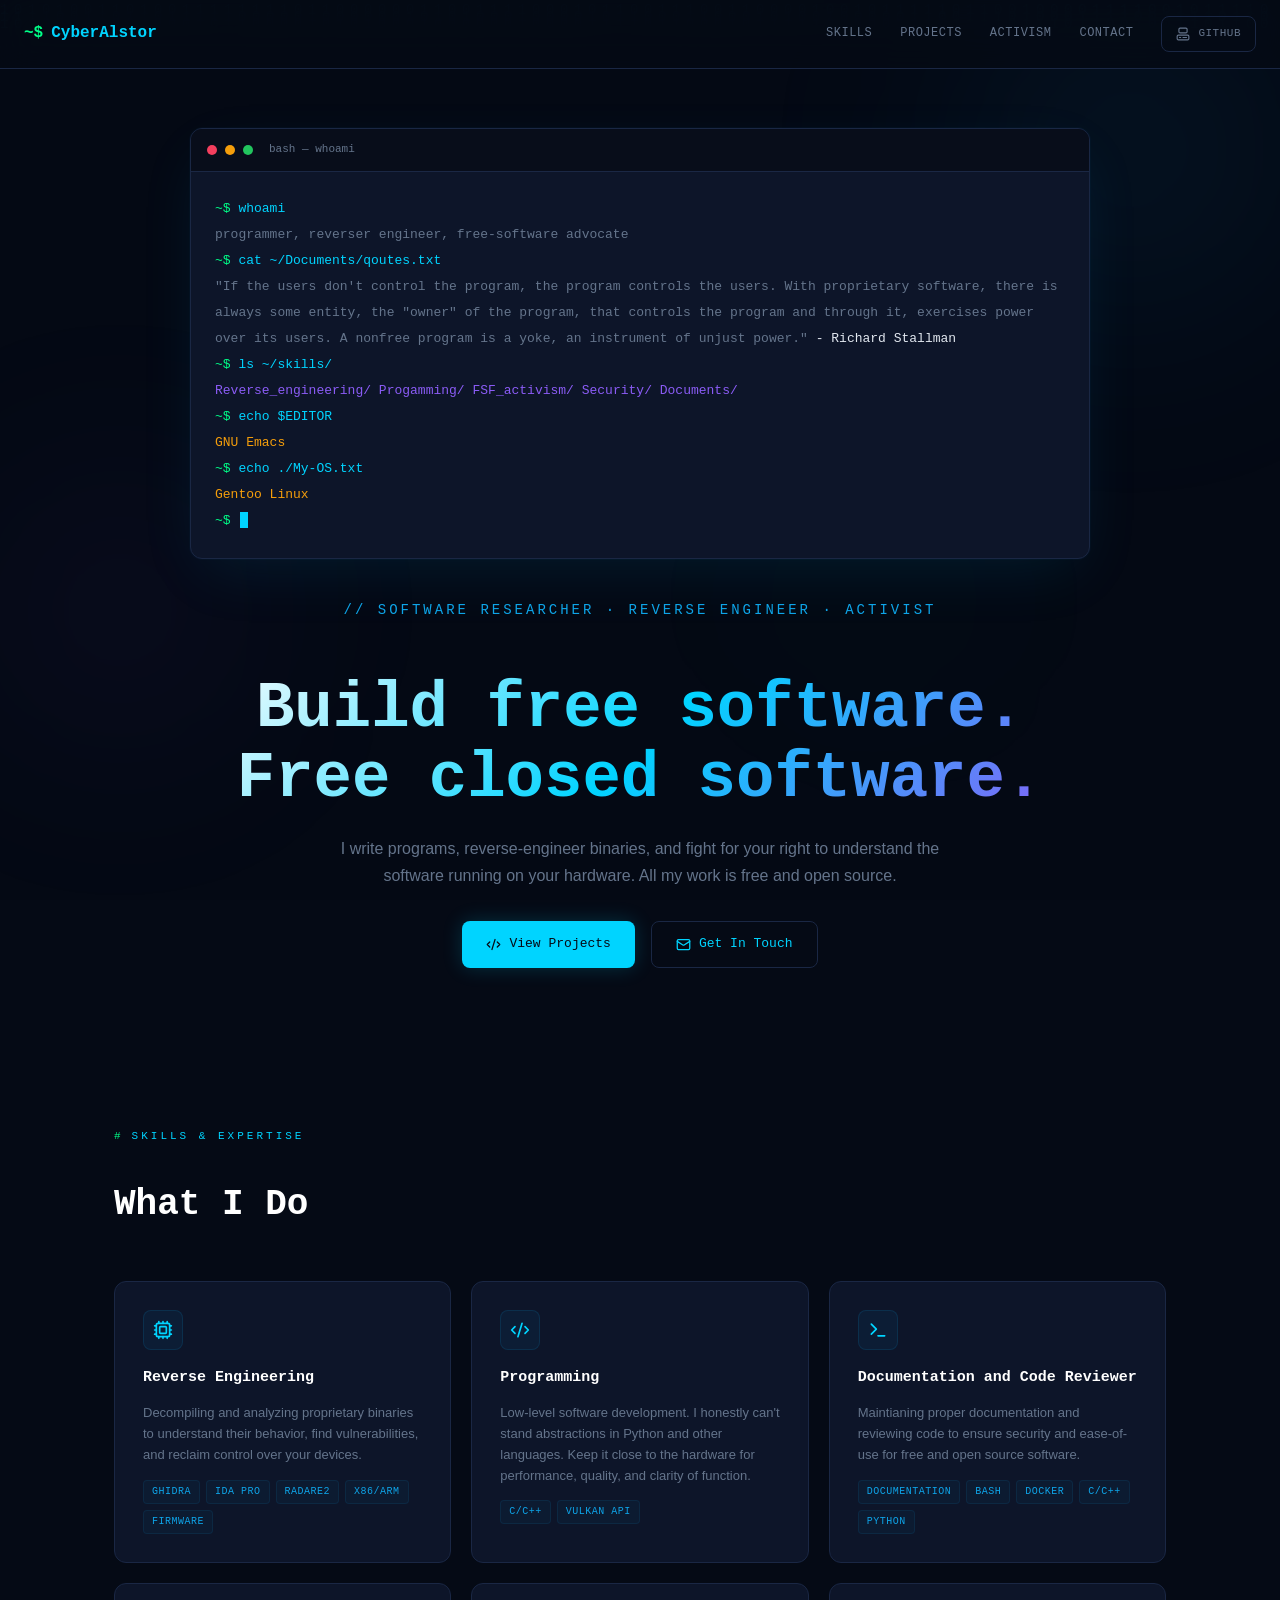
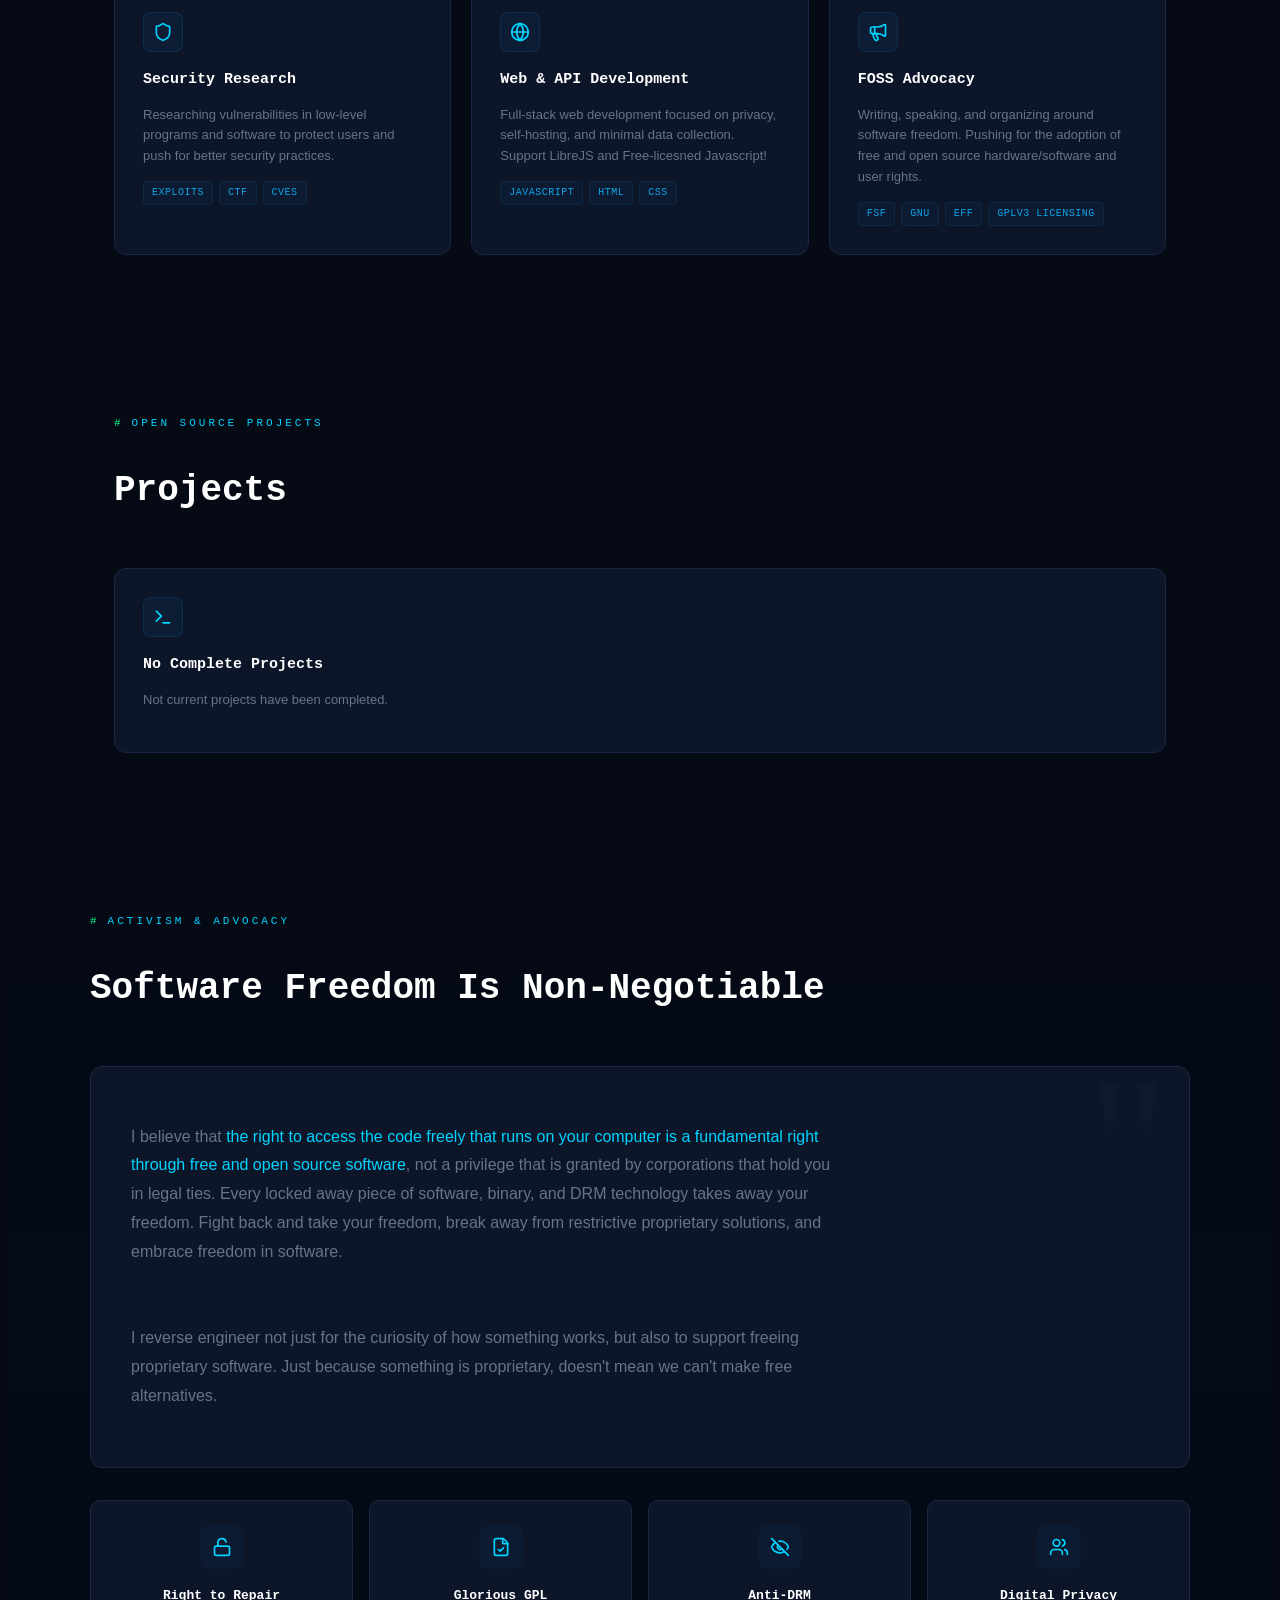
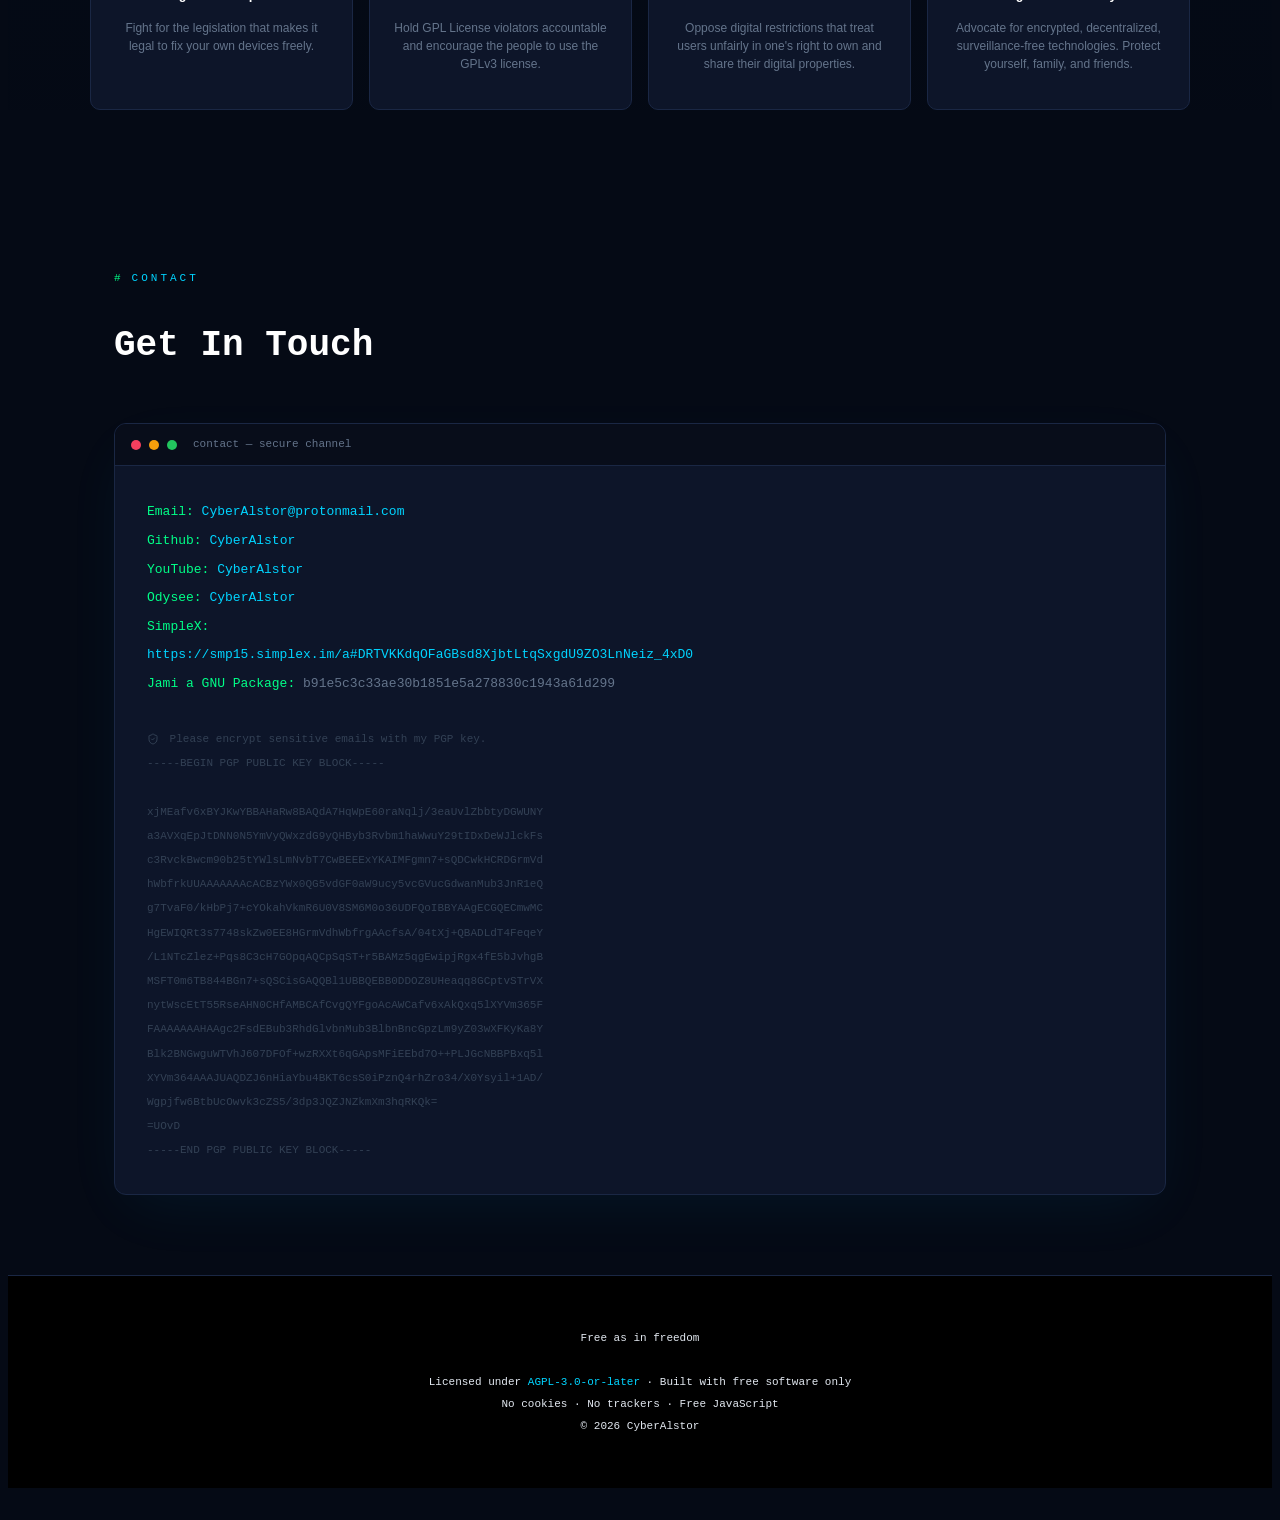
<file: index.html>
<!DOCTYPE html>
<html lang="en">
<head>
	<meta charset="UTF-8">
	<meta name="viewport" content="width=device-width, initial-scale=1.0">
	<title>CyberAlstor | hacker & free software advocate</title>

	
	<!--
	The lucide.min.js script was downloaded externally from https://lucide.dev/guide/lucide/

	It is licensed under the ISC and MIT licenses, as investigated form their official Github repo.
	These licenses are GPL-compatible. There was some manual changes made to the file for proper LibreJS detection.
	-->
	<script src="./lucide.min.js"></script>

	<link rel="icon" type="image/svg+xml" href="./favicon.svg">
	<link rel="stylesheet" href="main.css">

</head>

<body>
	<!-- Binary Rain Canvas -->
	<canvas id="binary-rain"></canvas>

	<!-- Glow Orbs -->
	<div class="glow-orb glow-orb-1"></div>
	<div class="glow-orb glow-orb-2"></div>
	<div class="glow-orb glow-orb-3"></div>

	<!-- Floating Code Snippets -->
	<div class="floating-snippet" style="top:12%;left:5%;--dur:22s;--delay:0s;--dx:30px;--dy:-40px;--rot:2deg;--max-op:0.35;">
	<span class="kw">func</span> <span class="fn">decompile</span>(bin []<span class="type">byte</span>) {
	  <span class="kw">for</span> i := <span class="num">0</span>; i &lt; <span class="fn">len</span>(bin); i++ {
	    <span class="fn">disasm</span>(bin[i:])
	  }
	}</div>

	<div class="floating-snippet" style="top:30%;right:4%;--dur:26s;--delay:3s;--dx:-25px;--dy:35px;--rot:-1.5deg;--max-op:0.3;">
	<span class="cmt"># GPG key verification</span>
	gpg --verify <span class="str">release.tar.gz.sig</span>
	<span class="cmt"># fingerprint: 4A3B 2C1D ...</span></div>

	<div class="floating-snippet" style="top:55%;left:3%;--dur:24s;--delay:6s;--dx:20px;--dy:-25px;--rot:1deg;--max-op:0.25;">
	<span class="kw">import</span> ghidra
	<span class="kw">from</span> ghidra <span class="kw">import</span> <span class="fn">decompile_function</span>

	prog = ghidra.<span class="fn">open_program</span>(<span class="str">"firmware.bin"</span>)</div>

	<div class="floating-snippet" style="top:75%;right:6%;--dur:20s;--delay:9s;--dx:-35px;--dy:20px;--rot:-2deg;--max-op:0.28;">
	<span class="cmt">/* kernel module hook */</span>
	<span class="kw">static</span> <span class="type">int</span> <span class="fn">hook_syscall</span>(
	  <span class="kw">const</span> <span class="type">struct</span> pt_regs *regs
	) { <span class="kw">return</span> <span class="num">0</span>; }</div>

	<div class="floating-snippet" style="top:88%;left:8%;--dur:28s;--delay:2s;--dx:15px;--dy:-30px;--rot:0.5deg;--max-op:0.22;">
	<span class="kw">license</span>: <span class="str">AGPL-3.0-or-later</span>
	<span class="kw">repo</span>:    git.foxisms.dev
	<span class="kw">status</span>:  <span class="num">active</span> ✓</div>

	<div class="floating-snippet" style="top:18%;right:12%;--dur:30s;--delay:5s;--dx:-20px;--dy:25px;--rot:1.5deg;--max-op:0.2;">
	<span class="cmt">;; x86-64 shellcode</span>
	<span class="kw">xor</span>    rsi, rsi
	<span class="kw">mov</span>    al, <span class="num">0x3b</span>
	<span class="kw">syscall</span></div>

	<!-- Mobile Menu -->
	<div class="mobile-menu" id="mobileMenu">
	  <a href="#skills" onclick="closeMobile()">Skills</a>
	  <a href="#projects" onclick="closeMobile()">Projects</a>
	  <a href="#activism" onclick="closeMobile()">Activism</a>
	  <a href="#contact" onclick="closeMobile()">Contact</a>
	</div>

	<!-- Content -->
	<div class="content-wrap">

	  <!-- Nav -->
	  <nav id="mainNav">
	    <a href="#" class="nav-logo"><span class="prompt">~$</span> CyberAlstor</a>
	    <div class="nav-links">
	      <a href="#skills">Skills</a>
	      <a href="#projects">Projects</a>
	      <a href="#activism">Activism</a>
	      <a href="#contact">Contact</a>
	      <a href="https://github.com/CyberAlstor" class="btn btn-outline" style="padding:8px 14px;font-size:11px;" target="_blank">
		<i data-lucide="computer" style="width:14px;height:14px;"></i> GitHub
	      </a>
	    </div>
	    <button class="mobile-toggle" onclick="toggleMobile()" aria-label="Toggle menu">
	      <i data-lucide="menu" style="width:22px;height:22px;"></i>
	    </button>
	  </nav>

	  <!-- Hero -->
	  <section class="hero">
	    <div class="hero-inner">
	      <div class="hero-terminal reveal">
		<div class="terminal-bar">
		  <div class="terminal-dot r"></div>
		  <div class="terminal-dot y"></div>
		  <div class="terminal-dot g"></div>
		  <span class="terminal-title">bash — whoami</span>
		</div>
		<div class="terminal-body">
		  <div><span class="prompt-line">~$ </span><span class="cmd">whoami</span></div>
		  <div><span class="output">programmer, reverser engineer, free-software advocate</span></div>
		  <div><span class="prompt-line">~$ </span><span class="cmd">cat ~/Documents/qoutes.txt</span></div>
		  <div><span class="output">"If the users don't control the program, the program controls the users. With proprietary software, there is always some entity, the "owner" of the program, that controls the program and through it, exercises power over its users. A nonfree program is a yoke, an instrument of unjust power."</span> - Richard Stallman</div>
		  <div><span class="prompt-line">~$ </span><span class="cmd">ls ~/skills/</span></div>
		  <div><span class="highlight">Reverse_engineering/</span>  <span class="highlight">Progamming/</span>  <span class="highlight">FSF_activism/</span>  <span class="highlight">Security/</span> <span class="highlight">Documents/</span></div>
		  <div><span class="prompt-line">~$ </span><span class="cmd">echo $EDITOR</span></div>
		  <div><span class="val">GNU Emacs</span></div>
		  <div><span class="prompt-line">~$ </span><span class="cmd">echo ./My-OS.txt</span></div>
		  <div><span class="val">Gentoo Linux</span></div>
		  <div><span class="prompt-line">~$ </span><span class="cursor-blink"></span></div>
		</div>
	      </div>

	      <div class="hero-tagline reveal" style="transition-delay:0.1s;">// software researcher &middot; reverse engineer &middot; activist</div>
	      <h1 class="hero-name reveal" style="transition-delay:0.2s;">Build free software.<br>Free closed software.</h1>
	      <p class="hero-desc reveal" style="transition-delay:0.3s;">
		I write programs, reverse-engineer binaries, and fight for your right to
		understand the software running on your hardware. All my work is free and open source.
	      </p>
	      <div class="hero-actions reveal" style="transition-delay:0.4s;">
		<a href="#projects" class="btn btn-primary">
		  <i data-lucide="code-2" style="width:15px;height:15px;"></i> View Projects
		</a>
		<a href="#contact" class="btn btn-outline">
		  <i data-lucide="mail" style="width:15px;height:15px;"></i> Get In Touch
		</a>
	      </div>
	    </div>
	  </section>

	  <!-- Skills -->
	  <section id="skills">
	    <div class="section-header reveal">
	      <div class="section-label">Skills & Expertise</div>
	      <h2 class="section-title">What I Do</h2>
	    </div>
	    <div class="skills-grid">
	      <div class="skill-card reveal" style="transition-delay:0.05s;">
		<div class="skill-icon"><i data-lucide="cpu" style="width:20px;height:20px;"></i></div>
		<h3>Reverse Engineering</h3>
		<p>Decompiling and analyzing proprietary binaries to understand their behavior, find vulnerabilities, and reclaim control over your devices.</p>
		<div class="skill-tags">
		  <span class="skill-tag">Ghidra</span>
		  <span class="skill-tag">IDA Pro</span>
		  <span class="skill-tag">radare2</span>
		  <span class="skill-tag">x86/ARM</span>
		  <span class="skill-tag">Firmware</span>
		</div>
	      </div>
	      <div class="skill-card reveal" style="transition-delay:0.1s;">
		<div class="skill-icon"><i data-lucide="code-2" style="width:20px;height:20px;"></i></div>
		<h3>Programming</h3>
		<p>Low-level software development. I honestly can't stand abstractions in Python and other languages. Keep it close to the hardware for performance, quality, and clarity of function.</p>
		<div class="skill-tags">
		  <span class="skill-tag">C/C++</span>
		  <span class="skill-tag">Vulkan API</span>
		</div>
	      </div>
	      <div class="skill-card reveal" style="transition-delay:0.15s;">
		<div class="skill-icon"><i data-lucide="terminal" style="width:20px;height:20px;"></i></div>
		<h3>Documentation and Code Reviewer</h3>
		<p>Maintianing proper documentation and reviewing code to ensure security and ease-of-use for free and open source software.</p>
		<div class="skill-tags">
		  <span class="skill-tag">Documentation</span>
		  <span class="skill-tag">Bash</span>
		  <span class="skill-tag">Docker</span>
		  <span class="skill-tag">C/C++</span>
		  <span class="skill-tag">Python</span>
		</div>
	      </div>
	      <div class="skill-card reveal" style="transition-delay:0.2s;">
		<div class="skill-icon"><i data-lucide="shield" style="width:20px;height:20px;"></i></div>
		<h3>Security Research</h3>
		<p>Researching vulnerabilities in low-level programs and software to protect users and push for better security practices.</p>
		<div class="skill-tags">
		  <span class="skill-tag">Exploits</span>
		  <span class="skill-tag">CTF</span>
		  <span class="skill-tag">CVEs</span>
		</div>
	      </div>
	      <div class="skill-card reveal" style="transition-delay:0.25s;">
		<div class="skill-icon"><i data-lucide="globe" style="width:20px;height:20px;"></i></div>
		<h3>Web & API Development</h3>
		<p>Full-stack web development focused on privacy, self-hosting, and minimal data collection. Support LibreJS and Free-licesned Javascript!</p>
		<div class="skill-tags">
		  <span class="skill-tag">Javascript</span>
		  <span class="skill-tag">HTML</span>
		  <span class="skill-tag">CSS</span>
		</div>
	      </div>
	      <div class="skill-card reveal" style="transition-delay:0.3s;">
		<div class="skill-icon"><i data-lucide="megaphone" style="width:20px;height:20px;"></i></div>
		<h3>FOSS Advocacy</h3>
		<p>Writing, speaking, and organizing around software freedom. Pushing for the adoption of free and open source hardware/software and user rights.</p>
		<div class="skill-tags">
		  <span class="skill-tag">FSF</span>
		  <span class="skill-tag">GNU</span>
		  <span class="skill-tag">EFF</span>
		  <span class="skill-tag">GPLv3 Licensing</span>
		</div>
	      </div>
	    </div>
	  </section>

	  <!-- Projects -->
	  <section id="projects">
	    <div class="section-header reveal">
	      <div class="section-label">Open Source Projects</div>
	      <h2 class="section-title">Projects</h2>
	    </div>
	       <div class="skill-card reveal" style="transition-delay:0.3s;">
		<div class="skill-icon"><i data-lucide="terminal" style="width:20px;height:20px;"></i></div>
		<h3>No Complete Projects</h3>
		<p>Not current projects have been completed.</p>
	      </div>
	  </section>

	  <!-- Activism -->
	  <section class="activism-section" id="activism" style="padding-top:80px;padding-bottom:80px;">
	    <div class="activism-inner">
	      <div class="section-header reveal">
		<div class="section-label">Activism & Advocacy</div>
		<h2 class="section-title">Software Freedom Is Non-Negotiable</h2>
	      </div>
	      <div class="manifesto reveal" style="transition-delay:0.1s;">
		<p>
		  I believe that <strong>the right to access the code freely that runs on your computer is a fundamental right through free and open source software</strong>,
		  not a privilege that is granted by corporations that hold you in legal ties. Every locked away piece of software, binary, and DRM technology takes away your freedom.
		  Fight back and take your freedom, break away from restrictive proprietary solutions, and embrace freedom in software.
		</p>
		<br>
		<p>
		  I reverse engineer not just for the curiosity of how something works, but also to support freeing proprietary software. Just because something is proprietary,
		  doesn't mean we can't make free alternatives.
		</p>
	      </div>
	      <div class="causes-grid">
		<div class="cause-card reveal" style="transition-delay:0.05s;">
		  <div class="icon"><i data-lucide="unlock" style="width:20px;height:20px;"></i></div>
		  <h4>Right to Repair</h4>
		  <p>Fight for the legislation that makes it legal to fix your own devices freely.</p>
		</div>
		<div class="cause-card reveal" style="transition-delay:0.1s;">
		  <div class="icon"><i data-lucide="file-check" style="width:20px;height:20px;"></i></div>
		  <h4>Glorious GPL</h4>
		  <p>Hold GPL License violators accountable and encourage the people to use the GPLv3 license.</p>
		</div>
		<div class="cause-card reveal" style="transition-delay:0.15s;">
		  <div class="icon"><i data-lucide="eye-off" style="width:20px;height:20px;"></i></div>
		  <h4>Anti-DRM</h4>
		  <p>Oppose digital restrictions that treat users unfairly in one's right to own and share their digital properties.</p>
		</div>
		<div class="cause-card reveal" style="transition-delay:0.2s;">
		  <div class="icon"><i data-lucide="users" style="width:20px;height:20px;"></i></div>
		  <h4>Digital Privacy</h4>
		  <p>Advocate for encrypted, decentralized, surveillance-free technologies. Protect yourself, family, and friends.</p>
		</div>
	      </div>
	    </div>
	  </section>

	  <!-- Contact -->
	  <section id="contact">
	    <div class="section-header reveal">
	      <div class="section-label">Contact</div>
	      <h2 class="section-title">Get In Touch</h2>
	    </div>
	    <div class="contact-terminal reveal" style="transition-delay:0.1s;">
	      <div class="terminal-bar">
		<div class="terminal-dot r"></div>
		<div class="terminal-dot y"></div>
		<div class="terminal-dot g"></div>
		<span class="terminal-title">contact — secure channel</span>
	      </div>
	      <div class="contact-body">
		<div class="contact-info">
		  <div><span class="label">Email:  </span><span class="value"><a href="mailto:CyberAlstor@protonmail.com" target="_blank">CyberAlstor@protonmail.com</a></span></div>
		  <div><span class="label">Github: </span><span class="value"><a href="https://github.com/CyberAlstor" target="_blank">CyberAlstor</a></span></div>
		  <div><span class="label">YouTube: </span><span class="value"><a href="https://www.youtube.com/@CyberAlstor-q2q" target="_blank">CyberAlstor</a></span></div>
		  <div><span class="label">Odysee: </span><span class="value"><a href="https://odysee.com/@CyberAlstor:c" target="_blank">CyberAlstor</a></span></div>
		  <div><span class="label">SimpleX: </span><span class="value"><a href="https://smp15.simplex.im/a#DRTVKKdqOFaGBsd8XjbtLtqSxgdU9ZO3LnNeiz_4xD0" target="_blank">https://smp15.simplex.im/a#DRTVKKdqOFaGBsd8XjbtLtqSxgdU9ZO3LnNeiz_4xD0</a></span></div>
		  <div><span class="label">Jami a GNU Package: </span><span class="value">b91e5c3c33ae30b1851e5a278830c1943a61d299</span></div>
		  <br>
		  <div style="color:var(--text-muted);font-size:11px;">
		    <i data-lucide="shield-check" style="width:12px;height:12px;vertical-align:middle;margin-right:4px;"></i>
		    Please encrypt sensitive emails with my PGP key.
		    <br>
		    -----BEGIN PGP PUBLIC KEY BLOCK-----<br>
		    <br>
		    xjMEafv6xBYJKwYBBAHaRw8BAQdA7HqWpE60raNqlj/3eaUvlZbbtyDGWUNY<br>
		    a3AVXqEpJtDNN0N5YmVyQWxzdG9yQHByb3Rvbm1haWwuY29tIDxDeWJlckFs<br>
		    c3RvckBwcm90b25tYWlsLmNvbT7CwBEEExYKAIMFgmn7+sQDCwkHCRDGrmVd<br>
		    hWbfrkUUAAAAAAAcACBzYWx0QG5vdGF0aW9ucy5vcGVucGdwanMub3JnR1eQ<br>
		    g7TvaF0/kHbPj7+cYOkahVkmR6U0V8SM6M0o36UDFQoIBBYAAgECGQECmwMC<br>
		    HgEWIQRt3s7748skZw0EE8HGrmVdhWbfrgAAcfsA/04tXj+QBADLdT4FeqeY<br>
		    /L1NTcZlez+Pqs8C3cH7GOpqAQCpSqST+r5BAMz5qgEwipjRgx4fE5bJvhgB<br>
		    MSFT0m6TB844BGn7+sQSCisGAQQBl1UBBQEBB0DDOZ8UHeaqq8GCptvSTrVX<br>
		    nytWscEtT55RseAHN0CHfAMBCAfCvgQYFgoAcAWCafv6xAkQxq5lXYVm365F<br>
		    FAAAAAAAHAAgc2FsdEBub3RhdGlvbnMub3BlbnBncGpzLm9yZ03wXFKyKa8Y<br>
		    Blk2BNGwguWTVhJ607DFOf+wzRXXt6qGApsMFiEEbd7O++PLJGcNBBPBxq5l<br>
		    XYVm364AAAJUAQDZJ6nHiaYbu4BKT6csS0iPznQ4rhZro34/X0Ysyil+1AD/<br>
		    Wgpjfw6BtbUcOwvk3cZS5/3dp3JQZJNZkmXm3hqRKQk=<br>
		    =UOvD<br>
		    -----END PGP PUBLIC KEY BLOCK-----
		  </div>
		</div>
	      </div>
	    </div>
	  </section>

	  <!-- Footer -->
	  <footer>
	    <p>
	      Free as in freedom<br><br>
	      Licensed under <a href="./LICENSE">AGPL-3.0-or-later</a> · Built with free software only<br>
	      No cookies · No trackers · Free JavaScript<br>
	      © 2026 CyberAlstor
	    </p>
	  </footer>

	</div>

	<!-- Toast notification -->
	<div id="toast" style="
	  position:fixed;bottom:30px;left:50%;transform:translateX(-50%) translateY(80px);
	  background:var(--bg-card);border:1px solid var(--green-dim);color:var(--green);
	  font-family:'JetBrains Mono',monospace;font-size:12px;
	  padding:12px 24px;border-radius:8px;z-index:200;
	  box-shadow:0 10px 30px -10px #00000080;
	  transition:transform 0.4s cubic-bezier(0.16,1,0.3,1),opacity 0.4s;
	  opacity:0;pointer-events:none;
	"></div>

	<script src="main.js"></script>

</body>
</html>
</file>
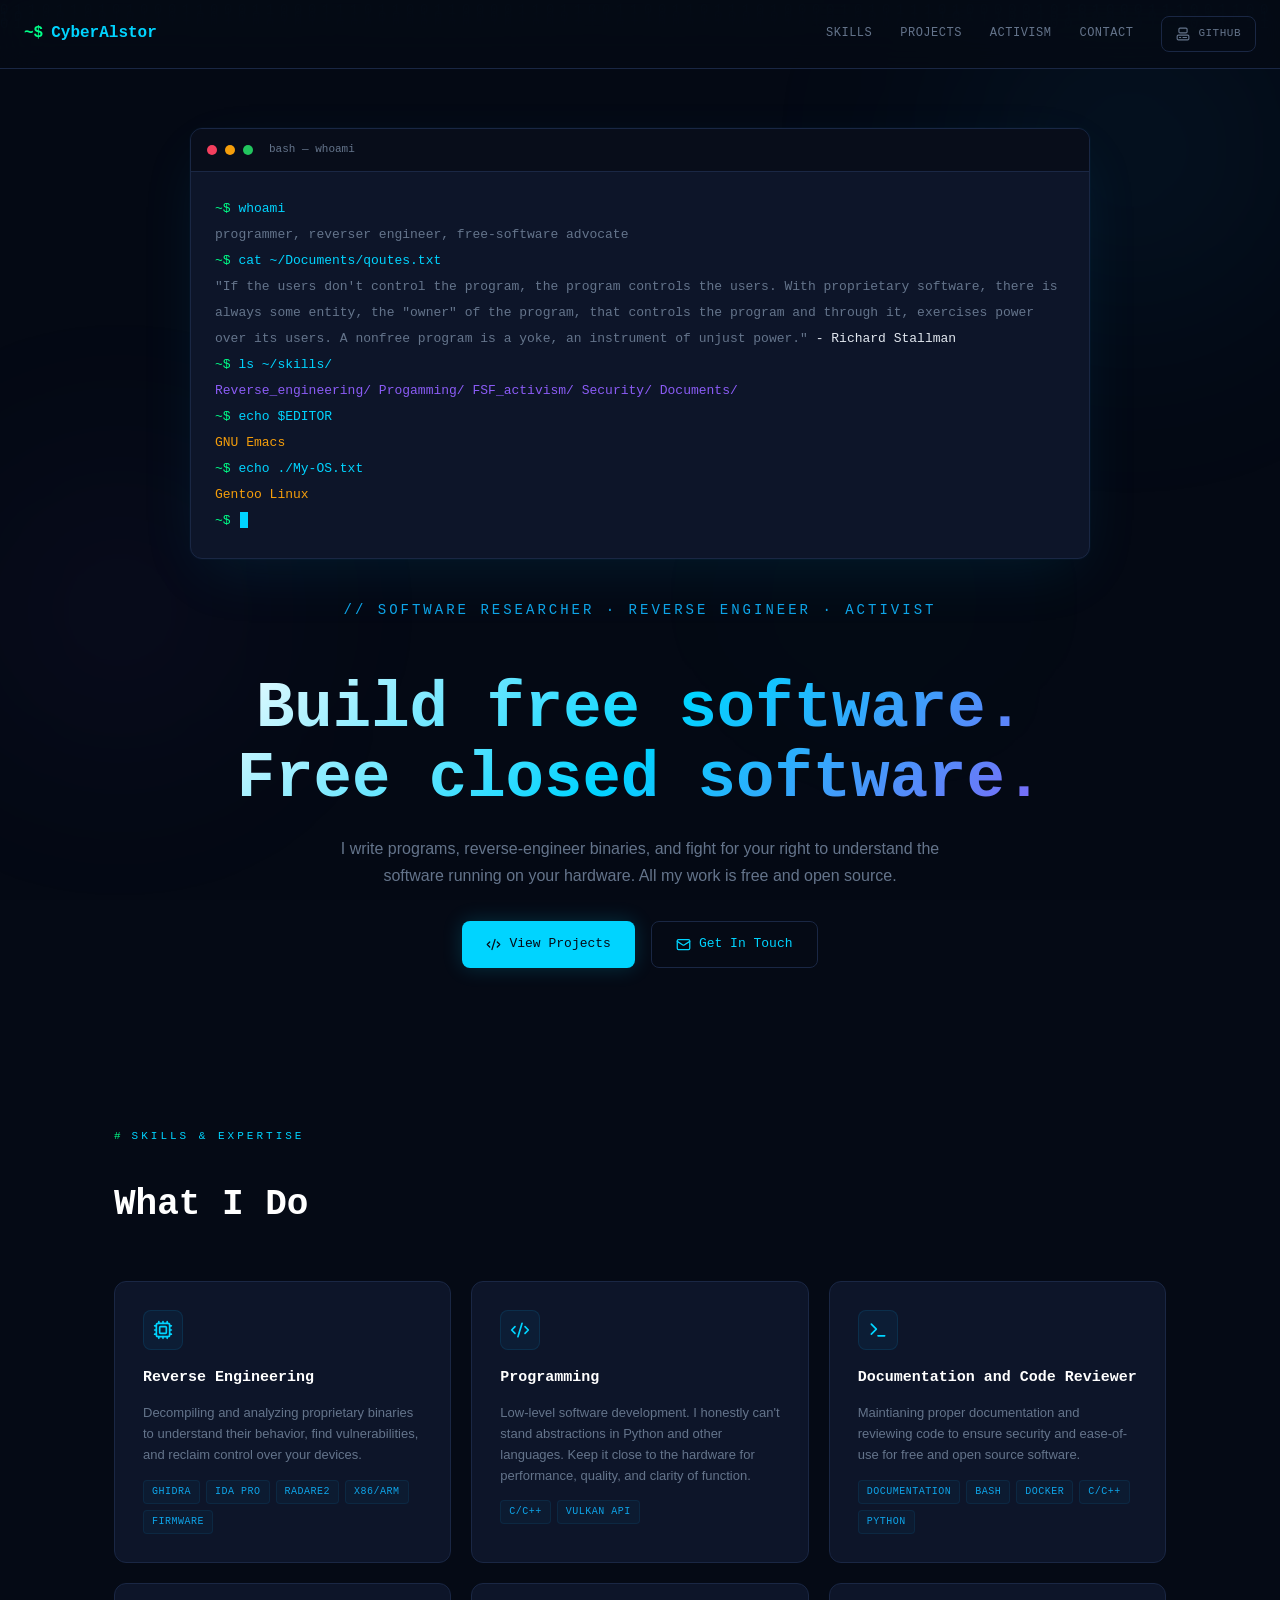
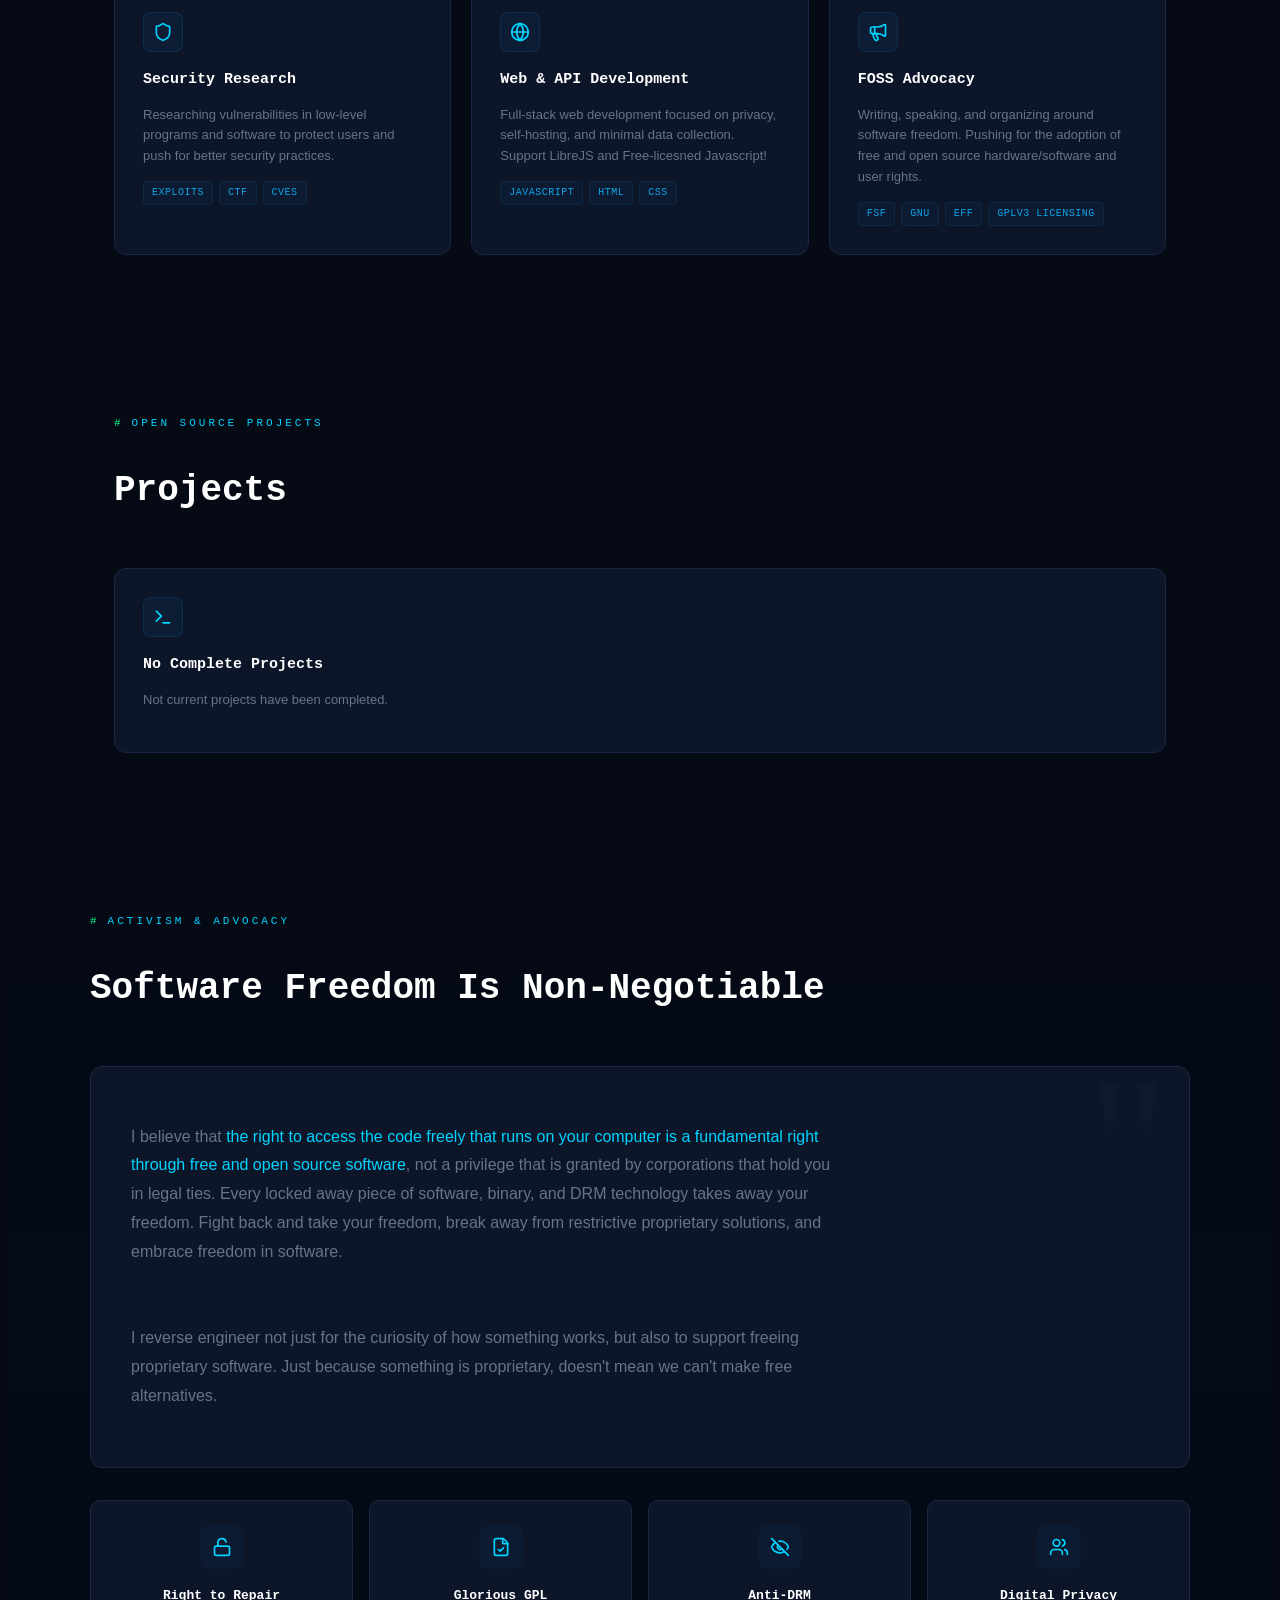
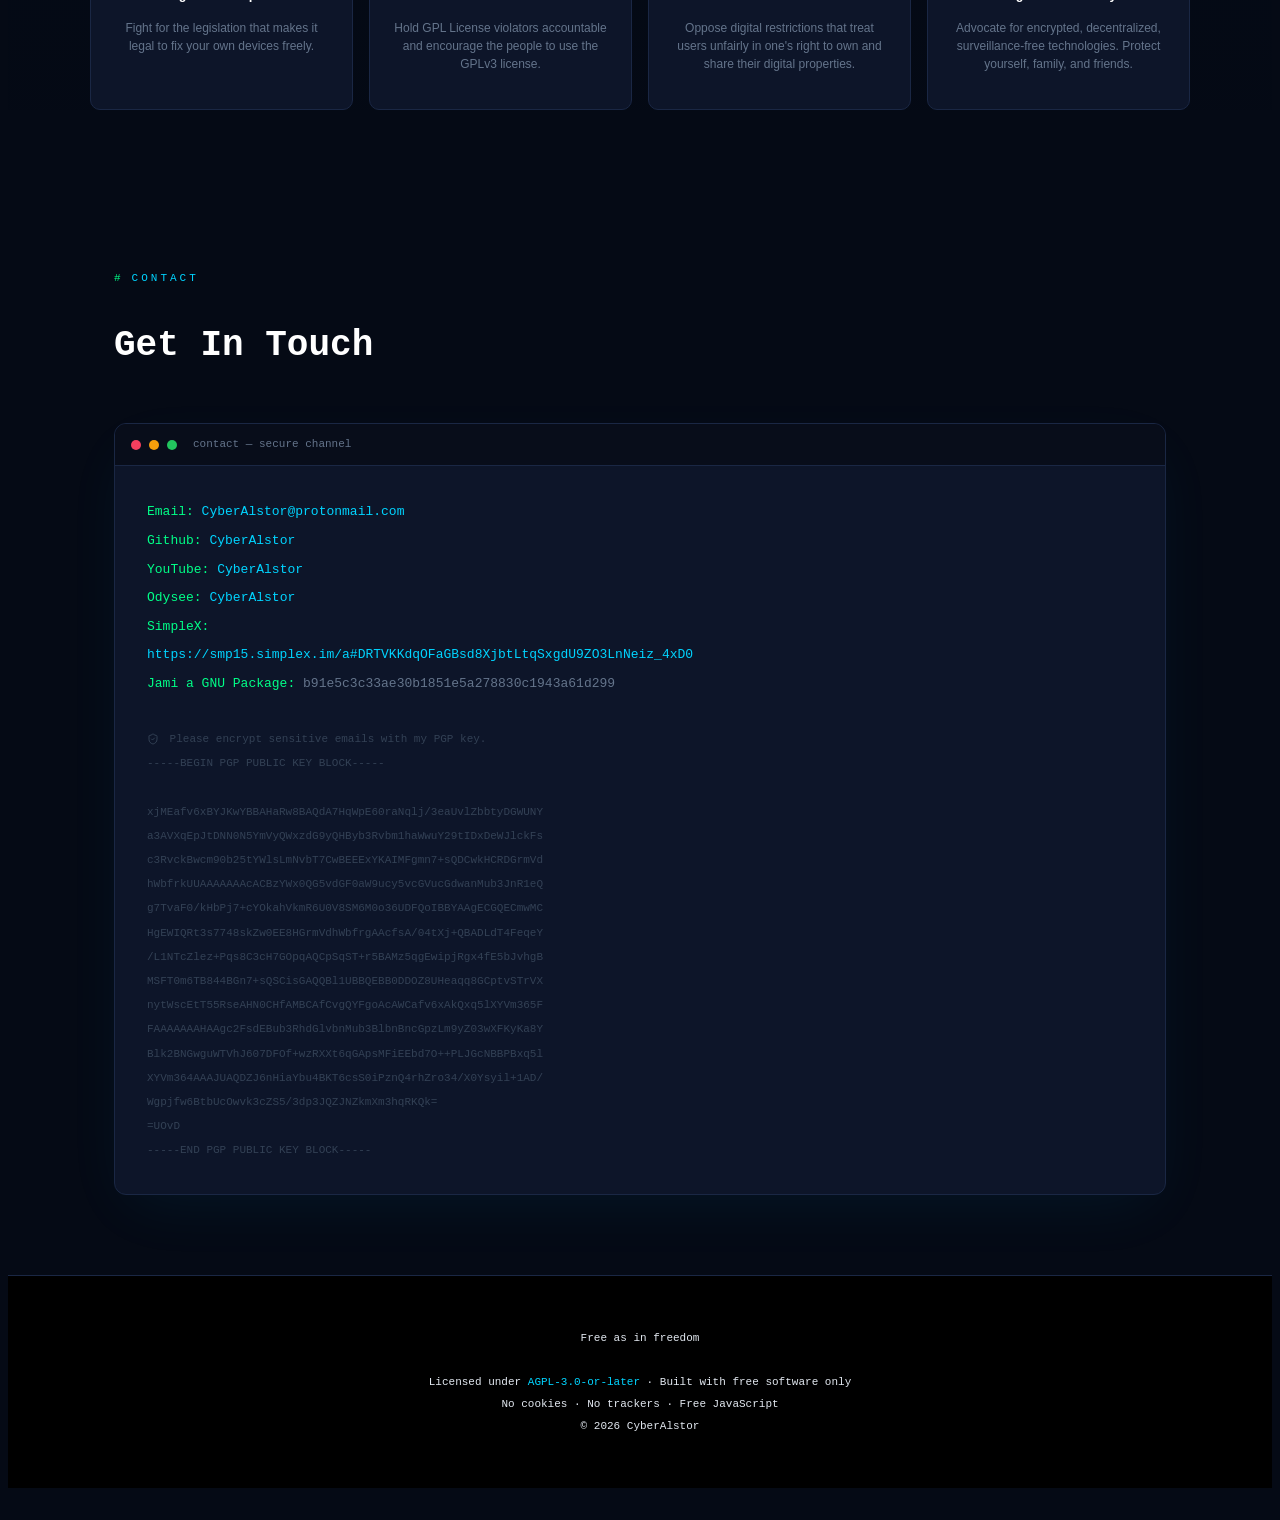
<file: webpages/index.html>
<!DOCTYPE html>
<html lang="en">
<head>
	<meta charset="UTF-8">
	<meta name="viewport" content="width=device-width, initial-scale=1.0">
	<title>CyberAlstor | hacker & free software advocate</title>

	<!--
	The lucide.min.js script was downloaded externally from https://lucide.dev/guide/lucide/

	It is licensed under the ISC and MIT licenses, as investigated from their official Github repo.
	These licenses are GPL-compatible. There was some manual changes made to the file for proper LibreJS detection.
	-->
	<script src="../scripts/lucide.min.js"></script>
	
	<link rel="icon" type="image/svg+xml" href="../assets/images/favicon.svg">
	<link rel="stylesheet" href="../styleSheets/main.css">

</head>

<body>
	<!-- Binary Rain Canvas -->
	<canvas id="binary-rain"></canvas>

	<!-- Glow Orbs -->
	<div class="glow-orb glow-orb-1"></div>
	<div class="glow-orb glow-orb-2"></div>
	<div class="glow-orb glow-orb-3"></div>

	<!-- Floating Code Snippets -->
	<div class="floating-snippet" style="top:12%;left:5%;--dur:22s;--delay:0s;--dx:30px;--dy:-40px;--rot:2deg;--max-op:0.35;">
	<span class="kw">func</span> <span class="fn">decompile</span>(bin []<span class="type">byte</span>) {
	  <span class="kw">for</span> i := <span class="num">0</span>; i &lt; <span class="fn">len</span>(bin); i++ {
	    <span class="fn">disasm</span>(bin[i:])
	  }
	}</div>

	<div class="floating-snippet" style="top:30%;right:4%;--dur:26s;--delay:3s;--dx:-25px;--dy:35px;--rot:-1.5deg;--max-op:0.3;">
	<span class="cmt"># GPG key verification</span>
	gpg --verify <span class="str">release.tar.gz.sig</span>
	<span class="cmt"># fingerprint: 4A3B 2C1D ...</span></div>

	<div class="floating-snippet" style="top:55%;left:3%;--dur:24s;--delay:6s;--dx:20px;--dy:-25px;--rot:1deg;--max-op:0.25;">
	<span class="kw">import</span> ghidra
	<span class="kw">from</span> ghidra <span class="kw">import</span> <span class="fn">decompile_function</span>

	prog = ghidra.<span class="fn">open_program</span>(<span class="str">"firmware.bin"</span>)</div>

	<div class="floating-snippet" style="top:75%;right:6%;--dur:20s;--delay:9s;--dx:-35px;--dy:20px;--rot:-2deg;--max-op:0.28;">
	<span class="cmt">/* kernel module hook */</span>
	<span class="kw">static</span> <span class="type">int</span> <span class="fn">hook_syscall</span>(
	  <span class="kw">const</span> <span class="type">struct</span> pt_regs *regs
	) { <span class="kw">return</span> <span class="num">0</span>; }</div>

	<div class="floating-snippet" style="top:88%;left:8%;--dur:28s;--delay:2s;--dx:15px;--dy:-30px;--rot:0.5deg;--max-op:0.22;">
	<span class="kw">license</span>: <span class="str">AGPL-3.0-or-later</span>
	<span class="kw">repo</span>:    git.foxisms.dev
	<span class="kw">status</span>:  <span class="num">active</span> ✓</div>

	<div class="floating-snippet" style="top:18%;right:12%;--dur:30s;--delay:5s;--dx:-20px;--dy:25px;--rot:1.5deg;--max-op:0.2;">
	<span class="cmt">;; x86-64 shellcode</span>
	<span class="kw">xor</span>    rsi, rsi
	<span class="kw">mov</span>    al, <span class="num">0x3b</span>
	<span class="kw">syscall</span></div>

	<!-- Mobile Menu -->
	<div class="mobile-menu" id="mobileMenu">
	  <a href="#skills" onclick="closeMobile()">Skills</a>
	  <a href="#projects" onclick="closeMobile()">Projects</a>
	  <a href="#activism" onclick="closeMobile()">Activism</a>
	  <a href="#contact" onclick="closeMobile()">Contact</a>
	</div>

	<!-- Content -->
	<div class="content-wrap">

	  <!-- Nav -->
	  <nav id="mainNav">
	    <a href="#" class="nav-logo"><span class="prompt">~$</span> CyberAlstor</a>
	    <div class="nav-links">
	      <a href="#skills">Skills</a>
	      <a href="#projects">Projects</a>
	      <a href="#activism">Activism</a>
	      <a href="#contact">Contact</a>
	      <a href="https://github.com/CyberAlstor" class="btn btn-outline" style="padding:8px 14px;font-size:11px;" target="_blank">
		<i data-lucide="computer" style="width:14px;height:14px;"></i> GitHub
	      </a>
	    </div>
	    <button class="mobile-toggle" onclick="toggleMobile()" aria-label="Toggle menu">
	      <i data-lucide="menu" style="width:22px;height:22px;"></i>
	    </button>
	  </nav>

	  <!-- Hero -->
	  <section class="hero">
	    <div class="hero-inner">
	      <div class="hero-terminal reveal">
		<div class="terminal-bar">
		  <div class="terminal-dot r"></div>
		  <div class="terminal-dot y"></div>
		  <div class="terminal-dot g"></div>
		  <span class="terminal-title">bash — whoami</span>
		</div>
		<div class="terminal-body">
		  <div><span class="prompt-line">~$ </span><span class="cmd">whoami</span></div>
		  <div><span class="output">programmer, reverser engineer, free-software advocate</span></div>
		  <div><span class="prompt-line">~$ </span><span class="cmd">cat ~/Documents/qoutes.txt</span></div>
		  <div><span class="output">"If the users don't control the program, the program controls the users. With proprietary software, there is always some entity, the "owner" of the program, that controls the program and through it, exercises power over its users. A nonfree program is a yoke, an instrument of unjust power."</span> - Richard Stallman</div>
		  <div><span class="prompt-line">~$ </span><span class="cmd">ls ~/skills/</span></div>
		  <div><span class="highlight">Reverse_engineering/</span>  <span class="highlight">Progamming/</span>  <span class="highlight">FSF_activism/</span>  <span class="highlight">Security/</span> <span class="highlight">Documents/</span></div>
		  <div><span class="prompt-line">~$ </span><span class="cmd">echo $EDITOR</span></div>
		  <div><span class="val">GNU Emacs</span></div>
		  <div><span class="prompt-line">~$ </span><span class="cmd">echo ./My-OS.txt</span></div>
		  <div><span class="val">Gentoo Linux</span></div>
		  <div><span class="prompt-line">~$ </span><span class="cursor-blink"></span></div>
		</div>
	      </div>

	      <div class="hero-tagline reveal" style="transition-delay:0.1s;">// software researcher &middot; reverse engineer &middot; activist</div>
	      <h1 class="hero-name reveal" style="transition-delay:0.2s;">Build free software.<br>Free closed software.</h1>
	      <p class="hero-desc reveal" style="transition-delay:0.3s;">
		I write programs, reverse-engineer binaries, and fight for your right to
		understand the software running on your hardware. All my work is free and open source.
	      </p>
	      <div class="hero-actions reveal" style="transition-delay:0.4s;">
		<a href="#projects" class="btn btn-primary">
		  <i data-lucide="code-2" style="width:15px;height:15px;"></i> View Projects
		</a>
		<a href="#contact" class="btn btn-outline">
		  <i data-lucide="mail" style="width:15px;height:15px;"></i> Get In Touch
		</a>
	      </div>
	    </div>
	  </section>

	  <!-- Skills -->
	  <section id="skills">
	    <div class="section-header reveal">
	      <div class="section-label">Skills & Expertise</div>
	      <h2 class="section-title">What I Do</h2>
	    </div>
	    <div class="skills-grid">
	      <div class="skill-card reveal" style="transition-delay:0.05s;">
		<div class="skill-icon"><i data-lucide="cpu" style="width:20px;height:20px;"></i></div>
		<h3>Reverse Engineering</h3>
		<p>Decompiling and analyzing proprietary binaries to understand their behavior, find vulnerabilities, and reclaim control over your devices.</p>
		<div class="skill-tags">
		  <span class="skill-tag">Ghidra</span>
		  <span class="skill-tag">IDA Pro</span>
		  <span class="skill-tag">radare2</span>
		  <span class="skill-tag">x86/ARM</span>
		  <span class="skill-tag">Firmware</span>
		</div>
	      </div>
	      <div class="skill-card reveal" style="transition-delay:0.1s;">
		<div class="skill-icon"><i data-lucide="code-2" style="width:20px;height:20px;"></i></div>
		<h3>Programming</h3>
		<p>Low-level software development. I honestly can't stand abstractions in Python and other languages. Keep it close to the hardware for performance, quality, and clarity of function.</p>
		<div class="skill-tags">
		  <span class="skill-tag">C/C++</span>
		  <span class="skill-tag">Vulkan API</span>
		</div>
	      </div>
	      <div class="skill-card reveal" style="transition-delay:0.15s;">
		<div class="skill-icon"><i data-lucide="terminal" style="width:20px;height:20px;"></i></div>
		<h3>Documentation and Code Reviewer</h3>
		<p>Maintianing proper documentation and reviewing code to ensure security and ease-of-use for free and open source software.</p>
		<div class="skill-tags">
		  <span class="skill-tag">Documentation</span>
		  <span class="skill-tag">Bash</span>
		  <span class="skill-tag">Docker</span>
		  <span class="skill-tag">C/C++</span>
		  <span class="skill-tag">Python</span>
		</div>
	      </div>
	      <div class="skill-card reveal" style="transition-delay:0.2s;">
		<div class="skill-icon"><i data-lucide="shield" style="width:20px;height:20px;"></i></div>
		<h3>Security Research</h3>
		<p>Researching vulnerabilities in low-level programs and software to protect users and push for better security practices.</p>
		<div class="skill-tags">
		  <span class="skill-tag">Exploits</span>
		  <span class="skill-tag">CTF</span>
		  <span class="skill-tag">CVEs</span>
		</div>
	      </div>
	      <div class="skill-card reveal" style="transition-delay:0.25s;">
		<div class="skill-icon"><i data-lucide="globe" style="width:20px;height:20px;"></i></div>
		<h3>Web & API Development</h3>
		<p>Full-stack web development focused on privacy, self-hosting, and minimal data collection. Support LibreJS and Free-licesned Javascript!</p>
		<div class="skill-tags">
		  <span class="skill-tag">Javascript</span>
		  <span class="skill-tag">HTML</span>
		  <span class="skill-tag">CSS</span>
		</div>
	      </div>
	      <div class="skill-card reveal" style="transition-delay:0.3s;">
		<div class="skill-icon"><i data-lucide="megaphone" style="width:20px;height:20px;"></i></div>
		<h3>FOSS Advocacy</h3>
		<p>Writing, speaking, and organizing around software freedom. Pushing for the adoption of free and open source hardware/software and user rights.</p>
		<div class="skill-tags">
		  <span class="skill-tag">FSF</span>
		  <span class="skill-tag">GNU</span>
		  <span class="skill-tag">EFF</span>
		  <span class="skill-tag">GPLv3 Licensing</span>
		</div>
	      </div>
	    </div>
	  </section>

	  <!-- Projects -->
	  <section id="projects">
	    <div class="section-header reveal">
	      <div class="section-label">Open Source Projects</div>
	      <h2 class="section-title">Projects</h2>
	    </div>
	       <div class="skill-card reveal" style="transition-delay:0.3s;">
		<div class="skill-icon"><i data-lucide="terminal" style="width:20px;height:20px;"></i></div>
		<h3>No Complete Projects</h3>
		<p>Not current projects have been completed.</p>
	      </div>
	  </section>

	  <!-- Activism -->
	  <section class="activism-section" id="activism" style="padding-top:80px;padding-bottom:80px;">
	    <div class="activism-inner">
	      <div class="section-header reveal">
		<div class="section-label">Activism & Advocacy</div>
		<h2 class="section-title">Software Freedom Is Non-Negotiable</h2>
	      </div>
	      <div class="manifesto reveal" style="transition-delay:0.1s;">
		<p>
		  I believe that <strong>the right to access the code freely that runs on your computer is a fundamental right through free and open source software</strong>,
		  not a privilege that is granted by corporations that hold you in legal ties. Every locked away piece of software, binary, and DRM technology takes away your freedom.
		  Fight back and take your freedom, break away from restrictive proprietary solutions, and embrace freedom in software.
		</p>
		<br>
		<p>
		  I reverse engineer not just for the curiosity of how something works, but also to support freeing proprietary software. Just because something is proprietary,
		  doesn't mean we can't make free alternatives.
		</p>
	      </div>
	      <div class="causes-grid">
		<div class="cause-card reveal" style="transition-delay:0.05s;">
		  <div class="icon"><i data-lucide="unlock" style="width:20px;height:20px;"></i></div>
		  <h4>Right to Repair</h4>
		  <p>Fight for the legislation that makes it legal to fix your own devices freely.</p>
		</div>
		<div class="cause-card reveal" style="transition-delay:0.1s;">
		  <div class="icon"><i data-lucide="file-check" style="width:20px;height:20px;"></i></div>
		  <h4>Glorious GPL</h4>
		  <p>Hold GPL License violators accountable and encourage the people to use the GPLv3 license.</p>
		</div>
		<div class="cause-card reveal" style="transition-delay:0.15s;">
		  <div class="icon"><i data-lucide="eye-off" style="width:20px;height:20px;"></i></div>
		  <h4>Anti-DRM</h4>
		  <p>Oppose digital restrictions that treat users unfairly in one's right to own and share their digital properties.</p>
		</div>
		<div class="cause-card reveal" style="transition-delay:0.2s;">
		  <div class="icon"><i data-lucide="users" style="width:20px;height:20px;"></i></div>
		  <h4>Digital Privacy</h4>
		  <p>Advocate for encrypted, decentralized, surveillance-free technologies. Protect yourself, family, and friends.</p>
		</div>
	      </div>
	    </div>
	  </section>

	  <!-- Contact -->
	  <section id="contact">
	    <div class="section-header reveal">
	      <div class="section-label">Contact</div>
	      <h2 class="section-title">Get In Touch</h2>
	    </div>
	    <div class="contact-terminal reveal" style="transition-delay:0.1s;">
	      <div class="terminal-bar">
		<div class="terminal-dot r"></div>
		<div class="terminal-dot y"></div>
		<div class="terminal-dot g"></div>
		<span class="terminal-title">contact — secure channel</span>
	      </div>
	      <div class="contact-body">
		<div class="contact-info">
		  <div><span class="label">Email:  </span><span class="value"><a href="mailto:CyberAlstor@protonmail.com" target="_blank">CyberAlstor@protonmail.com</a></span></div>
		  <div><span class="label">Github: </span><span class="value"><a href="https://github.com/CyberAlstor" target="_blank">CyberAlstor</a></span></div>
		  <div><span class="label">YouTube: </span><span class="value"><a href="https://www.youtube.com/@CyberAlstor-q2q" target="_blank">CyberAlstor</a></span></div>
		  <div><span class="label">Odysee: </span><span class="value"><a href="https://odysee.com/@CyberAlstor:c" target="_blank">CyberAlstor</a></span></div>
		  <div><span class="label">SimpleX: </span><span class="value"><a href="https://smp15.simplex.im/a#DRTVKKdqOFaGBsd8XjbtLtqSxgdU9ZO3LnNeiz_4xD0" target="_blank">https://smp15.simplex.im/a#DRTVKKdqOFaGBsd8XjbtLtqSxgdU9ZO3LnNeiz_4xD0</a></span></div>
		  <div><span class="label">Jami a GNU Package: </span><span class="value">b91e5c3c33ae30b1851e5a278830c1943a61d299</span></div>
		  <br>
		  <div style="color:var(--text-muted);font-size:11px;">
		    <i data-lucide="shield-check" style="width:12px;height:12px;vertical-align:middle;margin-right:4px;"></i>
		    Please encrypt sensitive emails with my PGP key.
		    <br>
		    -----BEGIN PGP PUBLIC KEY BLOCK-----<br>
		    <br>
		    xjMEafv6xBYJKwYBBAHaRw8BAQdA7HqWpE60raNqlj/3eaUvlZbbtyDGWUNY<br>
		    a3AVXqEpJtDNN0N5YmVyQWxzdG9yQHByb3Rvbm1haWwuY29tIDxDeWJlckFs<br>
		    c3RvckBwcm90b25tYWlsLmNvbT7CwBEEExYKAIMFgmn7+sQDCwkHCRDGrmVd<br>
		    hWbfrkUUAAAAAAAcACBzYWx0QG5vdGF0aW9ucy5vcGVucGdwanMub3JnR1eQ<br>
		    g7TvaF0/kHbPj7+cYOkahVkmR6U0V8SM6M0o36UDFQoIBBYAAgECGQECmwMC<br>
		    HgEWIQRt3s7748skZw0EE8HGrmVdhWbfrgAAcfsA/04tXj+QBADLdT4FeqeY<br>
		    /L1NTcZlez+Pqs8C3cH7GOpqAQCpSqST+r5BAMz5qgEwipjRgx4fE5bJvhgB<br>
		    MSFT0m6TB844BGn7+sQSCisGAQQBl1UBBQEBB0DDOZ8UHeaqq8GCptvSTrVX<br>
		    nytWscEtT55RseAHN0CHfAMBCAfCvgQYFgoAcAWCafv6xAkQxq5lXYVm365F<br>
		    FAAAAAAAHAAgc2FsdEBub3RhdGlvbnMub3BlbnBncGpzLm9yZ03wXFKyKa8Y<br>
		    Blk2BNGwguWTVhJ607DFOf+wzRXXt6qGApsMFiEEbd7O++PLJGcNBBPBxq5l<br>
		    XYVm364AAAJUAQDZJ6nHiaYbu4BKT6csS0iPznQ4rhZro34/X0Ysyil+1AD/<br>
		    Wgpjfw6BtbUcOwvk3cZS5/3dp3JQZJNZkmXm3hqRKQk=<br>
		    =UOvD<br>
		    -----END PGP PUBLIC KEY BLOCK-----
		  </div>
		</div>
	      </div>
	    </div>
	  </section>

	  <!-- Footer -->
	  <footer>
	    <p>
	      Free as in freedom<br><br>
	      Licensed under <a href="./LICENSE">AGPL-3.0-or-later</a> · Built with free software only<br>
	      No cookies · No trackers · Free JavaScript<br>
	      © 2026 CyberAlstor
	    </p>
	  </footer>

	</div>

	<!-- Toast notification -->
	<div id="toast" style="
	  position:fixed;bottom:30px;left:50%;transform:translateX(-50%) translateY(80px);
	  background:var(--bg-card);border:1px solid var(--green-dim);color:var(--green);
	  font-family:'JetBrains Mono',monospace;font-size:12px;
	  padding:12px 24px;border-radius:8px;z-index:200;
	  box-shadow:0 10px 30px -10px #00000080;
	  transition:transform 0.4s cubic-bezier(0.16,1,0.3,1),opacity 0.4s;
	  opacity:0;pointer-events:none;">
	</div>

	<!-- Do not move this script -->
	<script src="../scripts/main.js"></script>
	
</body>
</html>
</file>
<file: main.css>
*, *::before, *::after { margin: 1; padding: 0; box-sizing: border-box; }

:root {
	--bg-deep: #050a15;
	--bg: #0a0f1e;
	--bg-card: #0d1529;
	--bg-card-hover: #111d36;
	--border: #1a2744;
	--border-glow: #0ea5e955;
	--text: #e2e8f0;
	--text-dim: #64748b;
	--text-muted: #334155;
	--cyan: #00d4ff;
	--blue: #0ea5e9;
	--blue-deep: #0369a1;
	--green: #00ff88;
	--green-dim: #22c55e;
	--purple: #8b5cf6;
	--red: #f43f5e;
	--orange: #f59e0b;
}

::selection { background: #0ea5e944; color: #fff; }
::-webkit-scrollbar { width: 6px; }
::-webkit-scrollbar-track { background: var(--bg-deep); }
::-webkit-scrollbar-thumb { background: var(--border); border-radius: 3px; }
::-webkit-scrollbar-thumb:hover { background: var(--blue); }

html { scroll-behavior: smooth; }

body {
	font-family: 'Inter', sans-serif;
	background: var(--bg-deep);
	color: var(--text);
	overflow-x: hidden;
	line-height: 1.6;
}

/* ─── Binary Rain Canvas ─── */
#binary-rain {
	position: fixed;
	top: 0; left: 0;
	width: 100%; height: 100%;
	z-index: 0;
	pointer-events: none;
	opacity: 0.12;
}

/* ─── Floating Code Snippets ─── */
.floating-snippet {
	position: fixed;
	z-index: 0;
	pointer-events: none;
	font-family: 'JetBrains Mono', monospace;
	font-size: 11px;
	line-height: 1.5;
	color: var(--cyan);
	opacity: 0;
	white-space: pre;
	animation: floatSnippet var(--dur) var(--delay) infinite ease-in-out;
	filter: blur(0.3px);
}

.floating-snippet .kw { color: var(--purple); }
.floating-snippet .fn { color: var(--blue); }
.floating-snippet .str { color: var(--green); }
.floating-snippet .cmt { color: var(--text-muted); }
.floating-snippet .num { color: var(--orange); }

@keyframes floatSnippet {
	0%   { transform: translate(0, 0) rotate(0deg); opacity: 0; }
	10%  { opacity: var(--max-op); }
	50%  { transform: translate(var(--dx), var(--dy)) rotate(var(--rot)); opacity: var(--max-op); }
	90%  { opacity: var(--max-op); }
	100% { transform: translate(0, 0) rotate(0deg); opacity: 0; }
}

/* ─── Glow Orbs ─── */
.glow-orb {
	position: fixed;
	border-radius: 50%;
	filter: blur(100px);
	pointer-events: none;
	z-index: 0;
}

.glow-orb-1 {
	width: 500px; height: 500px;
	background: radial-gradient(circle, #0ea5e918, transparent 70%);
	top: -100px; right: -100px;
	animation: orbFloat1 20s infinite ease-in-out;
}

.glow-orb-2 {
	width: 400px; height: 400px;
	background: radial-gradient(circle, #8b5cf612, transparent 70%);
	bottom: 10%; left: -80px;
	animation: orbFloat2 25s infinite ease-in-out;
}

.glow-orb-3 {
	width: 300px; height: 300px;
	background: radial-gradient(circle, #00ff8808, transparent 70%);
	top: 50%; right: 20%;
	animation: orbFloat3 18s infinite ease-in-out;
}

@keyframes orbFloat1 { 0%,100%{transform:translate(0,0)} 50%{transform:translate(-60px,80px)} }
@keyframes orbFloat2 { 0%,100%{transform:translate(0,0)} 50%{transform:translate(50px,-60px)} }
@keyframes orbFloat3 { 0%,100%{transform:translate(0,0)} 50%{transform:translate(-40px,40px)} }

/* ─── Main Content ─── */
.content-wrap {
	position: relative;
	z-index: 1;
}

/* ─── Nav ─── */
nav {
	position: fixed;
	top: 0; left: 0; right: 0;
	z-index: 100;
	padding: 16px 24px;
	display: flex;
	align-items: center;
	justify-content: space-between;
	background: #050a15cc;
	backdrop-filter: blur(20px);
	border-bottom: 1px solid var(--border);
	transition: all 0.3s;
}

nav.scrolled { background: #050a15f2; box-shadow: 0 4px 30px #00000040; }

.nav-logo {
	font-family: 'JetBrains Mono', monospace;
	font-weight: 600;
	font-size: 16px;
	color: var(--cyan);
	text-decoration: none;
	display: flex; align-items: center; gap: 8px;
}

.nav-logo .prompt { color: var(--green); }

.nav-links { display: flex; gap: 28px; align-items: center; }

.nav-links a {
	font-family: 'JetBrains Mono', monospace;
	font-size: 12px;
	color: var(--text-dim);
	text-decoration: none;
	letter-spacing: 0.5px;
	text-transform: uppercase;
	transition: color 0.2s;
	position: relative;
}

.nav-links a:hover { color: var(--cyan); }

.nav-links a::after {
	content: '';
	position: absolute;
	bottom: -4px; left: 0;
	width: 0; height: 1px;
	background: var(--cyan);
	transition: width 0.3s;
}

.nav-links a:hover::after { width: 100%; }

.mobile-toggle {
	display: none;
	background: none; border: none; color: var(--text);
	cursor: pointer;
}

/* ─── Hero ─── */
.hero {
	min-height: 100vh;
	display: flex;
	align-items: center;
	justify-content: center;
	padding: 120px 24px 80px;
	position: relative;
}

.hero-inner {
	max-width: 900px;
	width: 100%;
	text-align: center;
}

.hero-terminal {
	background: var(--bg-card);
	border: 1px solid var(--border);
	border-radius: 12px;
	overflow: hidden;
	text-align: left;
	margin-bottom: 40px;
	box-shadow: 0 20px 60px -15px #0ea5e920, 0 0 0 1px #0ea5e908;
}

.terminal-bar {
	display: flex;
	align-items: center;
	gap: 8px;
	padding: 12px 16px;
	background: #080d1a;
	border-bottom: 1px solid var(--border);
}

.terminal-dot {
	width: 10px; height: 10px;
	border-radius: 50%;
}

.terminal-dot.r { background: #f43f5e; }
.terminal-dot.y { background: #f59e0b; }
.terminal-dot.g { background: #22c55e; }

.terminal-title {
	font-family: 'JetBrains Mono', monospace;
	font-size: 11px;
	color: var(--text-dim);
	margin-left: 8px;
}

.terminal-body {
	padding: 24px;
	font-family: 'JetBrains Mono', monospace;
	font-size: 13px;
	line-height: 2;
}

.terminal-body .prompt-line { color: var(--green); }
.terminal-body .cmd { color: var(--cyan); }
.terminal-body .output { color: var(--text-dim); }
.terminal-body .highlight { color: var(--purple); }
.terminal-body .val { color: var(--orange); }

.cursor-blink {
	display: inline-block;
	width: 8px; height: 16px;
	background: var(--cyan);
	vertical-align: middle;
	margin-left: 2px;
	animation: blink 1s step-end infinite;
}

@keyframes blink { 0%,100%{opacity:1} 50%{opacity:0} }

.hero-tagline {
	font-size: 14px;
	font-family: 'JetBrains Mono', monospace;
	color: var(--blue);
	text-transform: uppercase;
	letter-spacing: 3px;
	margin-bottom: 16px;
}

.hero-name {
	font-family: 'JetBrains Mono', monospace;
	font-size: clamp(36px, 6vw, 64px);
	font-weight: 700;
	line-height: 1.1;
	margin-bottom: 20px;
	background: linear-gradient(135deg, #fff 0%, var(--cyan) 50%, var(--purple) 100%);
	-webkit-background-clip: text;
	-webkit-text-fill-color: transparent;
	background-clip: text;
}

.hero-desc {
	font-size: 16px;
	color: var(--text-dim);
	max-width: 600px;
	margin: 0 auto 32px;
	line-height: 1.7;
}

.hero-actions { display: flex; gap: 16px; justify-content: center; flex-wrap: wrap; }

/* ─── Buttons ─── */
.btn {
	display: inline-flex;
	align-items: center;
	gap: 8px;
	padding: 12px 24px;
	border-radius: 8px;
	font-family: 'JetBrains Mono', monospace;
	font-size: 13px;
	font-weight: 500;
	text-decoration: none;
	cursor: pointer;
	border: none;
	transition: all 0.2s;
}

.btn-primary {
	background: var(--cyan);
	color: var(--bg-deep);
	box-shadow: 0 0 20px #00d4ff30;
}

.btn-primary:hover {
	background: #33e0ff;
	box-shadow: 0 0 30px #00d4ff50;
	transform: translateY(-1px);
}

.btn-outline {
	background: transparent;
	color: var(--cyan);
	border: 1px solid var(--border);
}

.btn-outline:hover {
	border-color: var(--cyan);
	background: #00d4ff08;
	transform: translateY(-1px);
}

/* ─── Section Styles ─── */
section {
	padding: 80px 24px;
	max-width: 1100px;
	margin: 0 auto;
}

.section-header {margin-bottom: 48px;}

.section-label {
	font-family: 'JetBrains Mono', monospace;
	font-size: 11px;
	color: var(--cyan);
	text-transform: uppercase;
	letter-spacing: 3px;
	margin-bottom: 8px;
	display: flex;
	align-items: center;
	gap: 8px;
}

.section-label::before {
	content: '#';
	color: var(--green);
}

.section-title {
	font-family: 'JetBrains Mono', monospace;
	font-size: clamp(24px, 4vw, 36px);
	font-weight: 600;
	color: #fff;
}

/* ─── Skills ─── */
.skills-grid {
	display: grid;
	grid-template-columns: repeat(auto-fit, minmax(300px, 1fr));
	gap: 20px;
}

.skill-card {
	background: var(--bg-card);
	border: 1px solid var(--border);
	border-radius: 12px;
	padding: 28px;
	transition: all 0.3s;
	position: relative;
	overflow: hidden;
}

.skill-card::before {
	content: '';
	position: absolute;
	top: 0; left: 0; right: 0;
	height: 2px;
	background: linear-gradient(90deg, transparent, var(--cyan), transparent);
	opacity: 0;
	transition: opacity 0.3s;
}

.skill-card:hover {
	border-color: #0ea5e940;
	background: var(--bg-card-hover);
	transform: translateY(-2px);
	box-shadow: 0 8px 30px -10px #0ea5e920;
}

.skill-card:hover::before { opacity: 1; }

.skill-icon {
	width: 40px; height: 40px;
	border-radius: 8px;
	background: #0ea5e910;
	border: 1px solid #0ea5e920;
	display: flex;
	align-items: center;
	justify-content: center;
	margin-bottom: 16px;
	color: var(--cyan);
}

.skill-card h3 {
	font-family: 'JetBrains Mono', monospace;
	font-size: 15px;
	font-weight: 600;
	color: #fff;
	margin-bottom: 8px;
}

.skill-card p {
	font-size: 13px;
	color: var(--text-dim);
	line-height: 1.6;
}

.skill-tags {
	display: flex;
	flex-wrap: wrap;
	gap: 6px;
	margin-top: 14px;
}
.skill-tag {
	font-family: 'JetBrains Mono', monospace;
	font-size: 10px;
	padding: 3px 8px;
	border-radius: 4px;
	background: #0ea5e90a;
	border: 1px solid #0ea5e918;
	color: var(--blue);
	text-transform: uppercase;
	letter-spacing: 0.5px;
}

/* ─── Projects ─── */
.projects-grid {
	display: grid;
	grid-template-columns: repeat(auto-fit, minmax(320px, 1fr));
	gap: 20px;
}

.project-card {
	background: var(--bg-card);
	border: 1px solid var(--border);
	border-radius: 12px;
	overflow: hidden;
	transition: all 0.3s;
}

.project-card:hover {
	border-color: #0ea5e940;
	transform: translateY(-2px);
	box-shadow: 0 12px 40px -10px #0ea5e918;
}

.project-header {
	padding: 20px 24px 0;
	display: flex;
	align-items: flex-start;
	justify-content: space-between;
}

.project-icon {
	width: 36px; height: 36px;
	border-radius: 8px;
	background: #0ea5e90d;
	display: flex;
	align-items: center;
	justify-content: center;
	color: var(--cyan);
}

.project-links { display: flex; gap: 8px; }

.project-links a {
	color: var(--text-muted);
	transition: color 0.2s;
	text-decoration: none;
}

.project-links a:hover { color: var(--cyan); }
.project-body { padding: 16px 24px 20px; }

.project-body h3 {
	font-family: 'JetBrains Mono', monospace;
	font-size: 15px;
	font-weight: 600;
	color: #fff;
	margin-bottom: 8px;
}

.project-body p {
	font-size: 13px;
	color: var(--text-dim);
	line-height: 1.6;
	margin-bottom: 14px;
}

.project-code {
	background: #060b16;
	border: 1px solid #1a274480;
	border-radius: 6px;
	padding: 12px 16px;
	font-family: 'JetBrains Mono', monospace;
	font-size: 11px;
	line-height: 1.7;
	color: var(--text-dim);
	overflow-x: auto;
}

.project-code .kw { color: var(--purple); }
.project-code .fn { color: var(--blue); }
.project-code .str { color: var(--green); }
.project-code .cmt { color: var(--text-muted); font-style: italic; }
.project-code .num { color: var(--orange); }
.project-code .type { color: var(--cyan); }

/* ─── Activism ─── */
.activism-section {
	background: linear-gradient(180deg, transparent 0%, #0ea5e903 50%, transparent 100%);
	max-width: 100%;
	padding-left: 24px;
	padding-right: 24px;
}

.activism-inner {
	max-width: 1100px;
	margin: 0 auto;
}

.manifesto {
	background: var(--bg-card);
	border: 1px solid var(--border);
	border-radius: 12px;
	padding: 40px;
	position: relative;
	overflow: hidden;
	margin-bottom: 32px;
}

.manifesto::after {
	content: '"';
	position: absolute;
	top: -20px; right: 20px;
	font-size: 200px;
	font-family: Georgia, serif;
	color: #0ea5e908;
	line-height: 1;
	pointer-events: none;
}

.manifesto p {
	font-size: 16px;
	line-height: 1.8;
	color: var(--text-dim);
	max-width: 700px;
}

.manifesto p strong {
	color: var(--cyan);
	font-weight: 500;
}

.causes-grid {
	display: grid;
	grid-template-columns: repeat(auto-fit, minmax(220px, 1fr));
	gap: 16px;
}

.cause-card {
	background: var(--bg-card);
	border: 1px solid var(--border);
	border-radius: 10px;
	padding: 24px;
	text-align: center;
	transition: all 0.3s;
}

.cause-card:hover {
	border-color: #0ea5e930;
	transform: translateY(-2px);
}

.cause-card .icon {
	width: 44px; height: 44px;
	border-radius: 10px;
	background: #0ea5e90a;
	display: flex;
	align-items: center;
	justify-content: center;
	margin: 0 auto 12px;
	color: var(--cyan);
}

.cause-card h4 {
	font-family: 'JetBrains Mono', monospace;
	font-size: 13px;
	font-weight: 600;
	color: #fff;
	margin-bottom: 6px;
}

.cause-card p {
	font-size: 12px;
	color: var(--text-dim);
	line-height: 1.5;
}

/* ─── Terminal Contact ─── */
.contact-terminal {
	background: var(--bg-card);
	border: 1px solid var(--border);
	border-radius: 12px;
	overflow: hidden;
	box-shadow: 0 20px 60px -15px #0ea5e915;
}

.contact-body {
	padding: 32px;
	display: grid;
	grid-template-columns: 1fr 1fr;
	gap: 32px;
}

.contact-info {
	font-family: 'JetBrains Mono', monospace;
	font-size: 13px;
	line-height: 2.2;
}

.contact-info .label { color: var(--green); }
.contact-info .value { color: var(--text-dim); }

.contact-info .value a {
	color: var(--cyan);
	text-decoration: none;
	transition: color 0.2s;
}

.contact-info .value a:hover { color: #33e0ff; text-decoration: underline; }
.contact-form { display: flex; flex-direction: column; gap: 12px; }
.contact-form input,

.contact-form textarea {
	width: 100%;
	padding: 10px 14px;
	background: #060b16;
	border: 1px solid var(--border);
	border-radius: 6px;
	font-family: 'JetBrains Mono', monospace;
	font-size: 12px;
	color: var(--text);
	outline: none;
	transition: border-color 0.2s;
	resize: vertical;
}

.contact-form input:focus,

.contact-form textarea:focus {
	border-color: var(--blue);
	box-shadow: 0 0 0 2px #0ea5e915;
}

.contact-form input::placeholder,
.contact-form textarea::placeholder { color: var(--text-muted); }
.contact-form .btn { align-self: flex-start; }

/* ─── Footer ─── */
footer {
	text-align: center;
	background: #000;
	padding: 40px 24px;
	border-top: 1px solid var(--border);
	margin: 0 auto;
}

footer p {
	font-family: 'JetBrains Mono', monospace;
	font-size: 11px;
	color: var(--white);
	line-height: 2;
}

footer a {
	color: var(--cyan);
	text-decoration: none;
	transition: color 0.2s;
}

footer a:hover { color: var(--cyan); }

/* ─── Scroll Reveal ─── */
.reveal {
	opacity: 0;
	transform: translateY(20px);
	transition: all 0.6s cubic-bezier(0.16, 1, 0.3, 1);
}

.reveal.visible {
	opacity: 1;
	transform: translateY(0);
}

/* ─── Mobile Menu ─── */
.mobile-menu {
	display: none;
	position: fixed;
	top: 0; left: 0; right: 0; bottom: 0;
	background: #050a15f0;
	backdrop-filter: blur(20px);
	z-index: 99;
	flex-direction: column;
	align-items: center;
	justify-content: center;
	gap: 28px;
}

.mobile-menu.open { display: flex; }

.mobile-menu a {
	font-family: 'JetBrains Mono', monospace;
	font-size: 18px;
	color: var(--text-dim);
	text-decoration: none;
	transition: color 0.2s;
}

.mobile-menu a:hover { color: var(--cyan); }

/* ─── Responsive ─── */
@media (max-width: 768px) {
	.nav-links { display: none; }
	.mobile-toggle { display: block; }
	.contact-body { grid-template-columns: 1fr; }
	.hero-terminal { display: none; }
	.manifesto { padding: 24px; }
	.manifesto::after { font-size: 120px; }
}
</file>
<file: styleSheets/main.css>
*, *::before, *::after { margin: 1; padding: 0; box-sizing: border-box; }

:root {
	--bg-deep: #050a15;
	--bg: #0a0f1e;
	--bg-card: #0d1529;
	--bg-card-hover: #111d36;
	--border: #1a2744;
	--border-glow: #0ea5e955;
	--text: #e2e8f0;
	--text-dim: #64748b;
	--text-muted: #334155;
	--cyan: #00d4ff;
	--blue: #0ea5e9;
	--blue-deep: #0369a1;
	--green: #00ff88;
	--green-dim: #22c55e;
	--purple: #8b5cf6;
	--red: #f43f5e;
	--orange: #f59e0b;
}

::selection { background: #0ea5e944; color: #fff; }
::-webkit-scrollbar { width: 6px; }
::-webkit-scrollbar-track { background: var(--bg-deep); }
::-webkit-scrollbar-thumb { background: var(--border); border-radius: 3px; }
::-webkit-scrollbar-thumb:hover { background: var(--blue); }

html { scroll-behavior: smooth; }

body {
	font-family: 'Inter', sans-serif;
	background: var(--bg-deep);
	color: var(--text);
	overflow-x: hidden;
	line-height: 1.6;
}

/* ─── Binary Rain Canvas ─── */
#binary-rain {
	position: fixed;
	top: 0; left: 0;
	width: 100%; height: 100%;
	z-index: 0;
	pointer-events: none;
	opacity: 0.12;
}

/* ─── Floating Code Snippets ─── */
.floating-snippet {
	position: fixed;
	z-index: 0;
	pointer-events: none;
	font-family: 'JetBrains Mono', monospace;
	font-size: 11px;
	line-height: 1.5;
	color: var(--cyan);
	opacity: 0;
	white-space: pre;
	animation: floatSnippet var(--dur) var(--delay) infinite ease-in-out;
	filter: blur(0.3px);
}

.floating-snippet .kw { color: var(--purple); }
.floating-snippet .fn { color: var(--blue); }
.floating-snippet .str { color: var(--green); }
.floating-snippet .cmt { color: var(--text-muted); }
.floating-snippet .num { color: var(--orange); }

@keyframes floatSnippet {
	0%   { transform: translate(0, 0) rotate(0deg); opacity: 0; }
	10%  { opacity: var(--max-op); }
	50%  { transform: translate(var(--dx), var(--dy)) rotate(var(--rot)); opacity: var(--max-op); }
	90%  { opacity: var(--max-op); }
	100% { transform: translate(0, 0) rotate(0deg); opacity: 0; }
}

/* ─── Glow Orbs ─── */
.glow-orb {
	position: fixed;
	border-radius: 50%;
	filter: blur(100px);
	pointer-events: none;
	z-index: 0;
}

.glow-orb-1 {
	width: 500px; height: 500px;
	background: radial-gradient(circle, #0ea5e918, transparent 70%);
	top: -100px; right: -100px;
	animation: orbFloat1 20s infinite ease-in-out;
}

.glow-orb-2 {
	width: 400px; height: 400px;
	background: radial-gradient(circle, #8b5cf612, transparent 70%);
	bottom: 10%; left: -80px;
	animation: orbFloat2 25s infinite ease-in-out;
}

.glow-orb-3 {
	width: 300px; height: 300px;
	background: radial-gradient(circle, #00ff8808, transparent 70%);
	top: 50%; right: 20%;
	animation: orbFloat3 18s infinite ease-in-out;
}

@keyframes orbFloat1 { 0%,100%{transform:translate(0,0)} 50%{transform:translate(-60px,80px)} }
@keyframes orbFloat2 { 0%,100%{transform:translate(0,0)} 50%{transform:translate(50px,-60px)} }
@keyframes orbFloat3 { 0%,100%{transform:translate(0,0)} 50%{transform:translate(-40px,40px)} }

/* ─── Main Content ─── */
.content-wrap {
	position: relative;
	z-index: 1;
}

/* ─── Nav ─── */
nav {
	position: fixed;
	top: 0; left: 0; right: 0;
	z-index: 100;
	padding: 16px 24px;
	display: flex;
	align-items: center;
	justify-content: space-between;
	background: #050a15cc;
	backdrop-filter: blur(20px);
	border-bottom: 1px solid var(--border);
	transition: all 0.3s;
}

nav.scrolled { background: #050a15f2; box-shadow: 0 4px 30px #00000040; }

.nav-logo {
	font-family: 'JetBrains Mono', monospace;
	font-weight: 600;
	font-size: 16px;
	color: var(--cyan);
	text-decoration: none;
	display: flex; align-items: center; gap: 8px;
}

.nav-logo .prompt { color: var(--green); }

.nav-links { display: flex; gap: 28px; align-items: center; }

.nav-links a {
	font-family: 'JetBrains Mono', monospace;
	font-size: 12px;
	color: var(--text-dim);
	text-decoration: none;
	letter-spacing: 0.5px;
	text-transform: uppercase;
	transition: color 0.2s;
	position: relative;
}

.nav-links a:hover { color: var(--cyan); }

.nav-links a::after {
	content: '';
	position: absolute;
	bottom: -4px; left: 0;
	width: 0; height: 1px;
	background: var(--cyan);
	transition: width 0.3s;
}

.nav-links a:hover::after { width: 100%; }

.mobile-toggle {
	display: none;
	background: none; border: none; color: var(--text);
	cursor: pointer;
}

/* ─── Hero ─── */
.hero {
	min-height: 100vh;
	display: flex;
	align-items: center;
	justify-content: center;
	padding: 120px 24px 80px;
	position: relative;
}

.hero-inner {
	max-width: 900px;
	width: 100%;
	text-align: center;
}

.hero-terminal {
	background: var(--bg-card);
	border: 1px solid var(--border);
	border-radius: 12px;
	overflow: hidden;
	text-align: left;
	margin-bottom: 40px;
	box-shadow: 0 20px 60px -15px #0ea5e920, 0 0 0 1px #0ea5e908;
}

.terminal-bar {
	display: flex;
	align-items: center;
	gap: 8px;
	padding: 12px 16px;
	background: #080d1a;
	border-bottom: 1px solid var(--border);
}

.terminal-dot {
	width: 10px; height: 10px;
	border-radius: 50%;
}

.terminal-dot.r { background: #f43f5e; }
.terminal-dot.y { background: #f59e0b; }
.terminal-dot.g { background: #22c55e; }

.terminal-title {
	font-family: 'JetBrains Mono', monospace;
	font-size: 11px;
	color: var(--text-dim);
	margin-left: 8px;
}

.terminal-body {
	padding: 24px;
	font-family: 'JetBrains Mono', monospace;
	font-size: 13px;
	line-height: 2;
}

.terminal-body .prompt-line { color: var(--green); }
.terminal-body .cmd { color: var(--cyan); }
.terminal-body .output { color: var(--text-dim); }
.terminal-body .highlight { color: var(--purple); }
.terminal-body .val { color: var(--orange); }

.cursor-blink {
	display: inline-block;
	width: 8px; height: 16px;
	background: var(--cyan);
	vertical-align: middle;
	margin-left: 2px;
	animation: blink 1s step-end infinite;
}

@keyframes blink { 0%,100%{opacity:1} 50%{opacity:0} }

.hero-tagline {
	font-size: 14px;
	font-family: 'JetBrains Mono', monospace;
	color: var(--blue);
	text-transform: uppercase;
	letter-spacing: 3px;
	margin-bottom: 16px;
}

.hero-name {
	font-family: 'JetBrains Mono', monospace;
	font-size: clamp(36px, 6vw, 64px);
	font-weight: 700;
	line-height: 1.1;
	margin-bottom: 20px;
	background: linear-gradient(135deg, #fff 0%, var(--cyan) 50%, var(--purple) 100%);
	-webkit-background-clip: text;
	-webkit-text-fill-color: transparent;
	background-clip: text;
}

.hero-desc {
	font-size: 16px;
	color: var(--text-dim);
	max-width: 600px;
	margin: 0 auto 32px;
	line-height: 1.7;
}

.hero-actions { display: flex; gap: 16px; justify-content: center; flex-wrap: wrap; }

/* ─── Buttons ─── */
.btn {
	display: inline-flex;
	align-items: center;
	gap: 8px;
	padding: 12px 24px;
	border-radius: 8px;
	font-family: 'JetBrains Mono', monospace;
	font-size: 13px;
	font-weight: 500;
	text-decoration: none;
	cursor: pointer;
	border: none;
	transition: all 0.2s;
}

.btn-primary {
	background: var(--cyan);
	color: var(--bg-deep);
	box-shadow: 0 0 20px #00d4ff30;
}

.btn-primary:hover {
	background: #33e0ff;
	box-shadow: 0 0 30px #00d4ff50;
	transform: translateY(-1px);
}

.btn-outline {
	background: transparent;
	color: var(--cyan);
	border: 1px solid var(--border);
}

.btn-outline:hover {
	border-color: var(--cyan);
	background: #00d4ff08;
	transform: translateY(-1px);
}

/* ─── Section Styles ─── */
section {
	padding: 80px 24px;
	max-width: 1100px;
	margin: 0 auto;
}

.section-header {margin-bottom: 48px;}

.section-label {
	font-family: 'JetBrains Mono', monospace;
	font-size: 11px;
	color: var(--cyan);
	text-transform: uppercase;
	letter-spacing: 3px;
	margin-bottom: 8px;
	display: flex;
	align-items: center;
	gap: 8px;
}

.section-label::before {
	content: '#';
	color: var(--green);
}

.section-title {
	font-family: 'JetBrains Mono', monospace;
	font-size: clamp(24px, 4vw, 36px);
	font-weight: 600;
	color: #fff;
}

/* ─── Skills ─── */
.skills-grid {
	display: grid;
	grid-template-columns: repeat(auto-fit, minmax(300px, 1fr));
	gap: 20px;
}

.skill-card {
	background: var(--bg-card);
	border: 1px solid var(--border);
	border-radius: 12px;
	padding: 28px;
	transition: all 0.3s;
	position: relative;
	overflow: hidden;
}

.skill-card::before {
	content: '';
	position: absolute;
	top: 0; left: 0; right: 0;
	height: 2px;
	background: linear-gradient(90deg, transparent, var(--cyan), transparent);
	opacity: 0;
	transition: opacity 0.3s;
}

.skill-card:hover {
	border-color: #0ea5e940;
	background: var(--bg-card-hover);
	transform: translateY(-2px);
	box-shadow: 0 8px 30px -10px #0ea5e920;
}

.skill-card:hover::before { opacity: 1; }

.skill-icon {
	width: 40px; height: 40px;
	border-radius: 8px;
	background: #0ea5e910;
	border: 1px solid #0ea5e920;
	display: flex;
	align-items: center;
	justify-content: center;
	margin-bottom: 16px;
	color: var(--cyan);
}

.skill-card h3 {
	font-family: 'JetBrains Mono', monospace;
	font-size: 15px;
	font-weight: 600;
	color: #fff;
	margin-bottom: 8px;
}

.skill-card p {
	font-size: 13px;
	color: var(--text-dim);
	line-height: 1.6;
}

.skill-tags {
	display: flex;
	flex-wrap: wrap;
	gap: 6px;
	margin-top: 14px;
}
.skill-tag {
	font-family: 'JetBrains Mono', monospace;
	font-size: 10px;
	padding: 3px 8px;
	border-radius: 4px;
	background: #0ea5e90a;
	border: 1px solid #0ea5e918;
	color: var(--blue);
	text-transform: uppercase;
	letter-spacing: 0.5px;
}

/* ─── Projects ─── */
.projects-grid {
	display: grid;
	grid-template-columns: repeat(auto-fit, minmax(320px, 1fr));
	gap: 20px;
}

.project-card {
	background: var(--bg-card);
	border: 1px solid var(--border);
	border-radius: 12px;
	overflow: hidden;
	transition: all 0.3s;
}

.project-card:hover {
	border-color: #0ea5e940;
	transform: translateY(-2px);
	box-shadow: 0 12px 40px -10px #0ea5e918;
}

.project-header {
	padding: 20px 24px 0;
	display: flex;
	align-items: flex-start;
	justify-content: space-between;
}

.project-icon {
	width: 36px; height: 36px;
	border-radius: 8px;
	background: #0ea5e90d;
	display: flex;
	align-items: center;
	justify-content: center;
	color: var(--cyan);
}

.project-links { display: flex; gap: 8px; }

.project-links a {
	color: var(--text-muted);
	transition: color 0.2s;
	text-decoration: none;
}

.project-links a:hover { color: var(--cyan); }
.project-body { padding: 16px 24px 20px; }

.project-body h3 {
	font-family: 'JetBrains Mono', monospace;
	font-size: 15px;
	font-weight: 600;
	color: #fff;
	margin-bottom: 8px;
}

.project-body p {
	font-size: 13px;
	color: var(--text-dim);
	line-height: 1.6;
	margin-bottom: 14px;
}

.project-code {
	background: #060b16;
	border: 1px solid #1a274480;
	border-radius: 6px;
	padding: 12px 16px;
	font-family: 'JetBrains Mono', monospace;
	font-size: 11px;
	line-height: 1.7;
	color: var(--text-dim);
	overflow-x: auto;
}

.project-code .kw { color: var(--purple); }
.project-code .fn { color: var(--blue); }
.project-code .str { color: var(--green); }
.project-code .cmt { color: var(--text-muted); font-style: italic; }
.project-code .num { color: var(--orange); }
.project-code .type { color: var(--cyan); }

/* ─── Activism ─── */
.activism-section {
	background: linear-gradient(180deg, transparent 0%, #0ea5e903 50%, transparent 100%);
	max-width: 100%;
	padding-left: 24px;
	padding-right: 24px;
}

.activism-inner {
	max-width: 1100px;
	margin: 0 auto;
}

.manifesto {
	background: var(--bg-card);
	border: 1px solid var(--border);
	border-radius: 12px;
	padding: 40px;
	position: relative;
	overflow: hidden;
	margin-bottom: 32px;
}

.manifesto::after {
	content: '"';
	position: absolute;
	top: -20px; right: 20px;
	font-size: 200px;
	font-family: Georgia, serif;
	color: #0ea5e908;
	line-height: 1;
	pointer-events: none;
}

.manifesto p {
	font-size: 16px;
	line-height: 1.8;
	color: var(--text-dim);
	max-width: 700px;
}

.manifesto p strong {
	color: var(--cyan);
	font-weight: 500;
}

.causes-grid {
	display: grid;
	grid-template-columns: repeat(auto-fit, minmax(220px, 1fr));
	gap: 16px;
}

.cause-card {
	background: var(--bg-card);
	border: 1px solid var(--border);
	border-radius: 10px;
	padding: 24px;
	text-align: center;
	transition: all 0.3s;
}

.cause-card:hover {
	border-color: #0ea5e930;
	transform: translateY(-2px);
}

.cause-card .icon {
	width: 44px; height: 44px;
	border-radius: 10px;
	background: #0ea5e90a;
	display: flex;
	align-items: center;
	justify-content: center;
	margin: 0 auto 12px;
	color: var(--cyan);
}

.cause-card h4 {
	font-family: 'JetBrains Mono', monospace;
	font-size: 13px;
	font-weight: 600;
	color: #fff;
	margin-bottom: 6px;
}

.cause-card p {
	font-size: 12px;
	color: var(--text-dim);
	line-height: 1.5;
}

/* ─── Terminal Contact ─── */
.contact-terminal {
	background: var(--bg-card);
	border: 1px solid var(--border);
	border-radius: 12px;
	overflow: hidden;
	box-shadow: 0 20px 60px -15px #0ea5e915;
}

.contact-body {
	padding: 32px;
	display: grid;
	grid-template-columns: 1fr 1fr;
	gap: 32px;
}

.contact-info {
	font-family: 'JetBrains Mono', monospace;
	font-size: 13px;
	line-height: 2.2;
}

.contact-info .label { color: var(--green); }
.contact-info .value { color: var(--text-dim); }

.contact-info .value a {
	color: var(--cyan);
	text-decoration: none;
	transition: color 0.2s;
}

.contact-info .value a:hover { color: #33e0ff; text-decoration: underline; }
.contact-form { display: flex; flex-direction: column; gap: 12px; }
.contact-form input,

.contact-form textarea {
	width: 100%;
	padding: 10px 14px;
	background: #060b16;
	border: 1px solid var(--border);
	border-radius: 6px;
	font-family: 'JetBrains Mono', monospace;
	font-size: 12px;
	color: var(--text);
	outline: none;
	transition: border-color 0.2s;
	resize: vertical;
}

.contact-form input:focus,

.contact-form textarea:focus {
	border-color: var(--blue);
	box-shadow: 0 0 0 2px #0ea5e915;
}

.contact-form input::placeholder,
.contact-form textarea::placeholder { color: var(--text-muted); }
.contact-form .btn { align-self: flex-start; }

/* ─── Footer ─── */
footer {
	text-align: center;
	background: #000;
	padding: 40px 24px;
	border-top: 1px solid var(--border);
	margin: 0 auto;
}

footer p {
	font-family: 'JetBrains Mono', monospace;
	font-size: 11px;
	color: var(--white);
	line-height: 2;
}

footer a {
	color: var(--cyan);
	text-decoration: none;
	transition: color 0.2s;
}

footer a:hover { color: var(--cyan); }

/* ─── Scroll Reveal ─── */
.reveal {
	opacity: 0;
	transform: translateY(20px);
	transition: all 0.6s cubic-bezier(0.16, 1, 0.3, 1);
}

.reveal.visible {
	opacity: 1;
	transform: translateY(0);
}

/* ─── Mobile Menu ─── */
.mobile-menu {
	display: none;
	position: fixed;
	top: 0; left: 0; right: 0; bottom: 0;
	background: #050a15f0;
	backdrop-filter: blur(20px);
	z-index: 99;
	flex-direction: column;
	align-items: center;
	justify-content: center;
	gap: 28px;
}

.mobile-menu.open { display: flex; }

.mobile-menu a {
	font-family: 'JetBrains Mono', monospace;
	font-size: 18px;
	color: var(--text-dim);
	text-decoration: none;
	transition: color 0.2s;
}

.mobile-menu a:hover { color: var(--cyan); }

/* ─── Responsive ─── */
@media (max-width: 768px) {
	.nav-links { display: none; }
	.mobile-toggle { display: block; }
	.contact-body { grid-template-columns: 1fr; }
	.hero-terminal { display: none; }
	.manifesto { padding: 24px; }
	.manifesto::after { font-size: 120px; }
}
</file>
